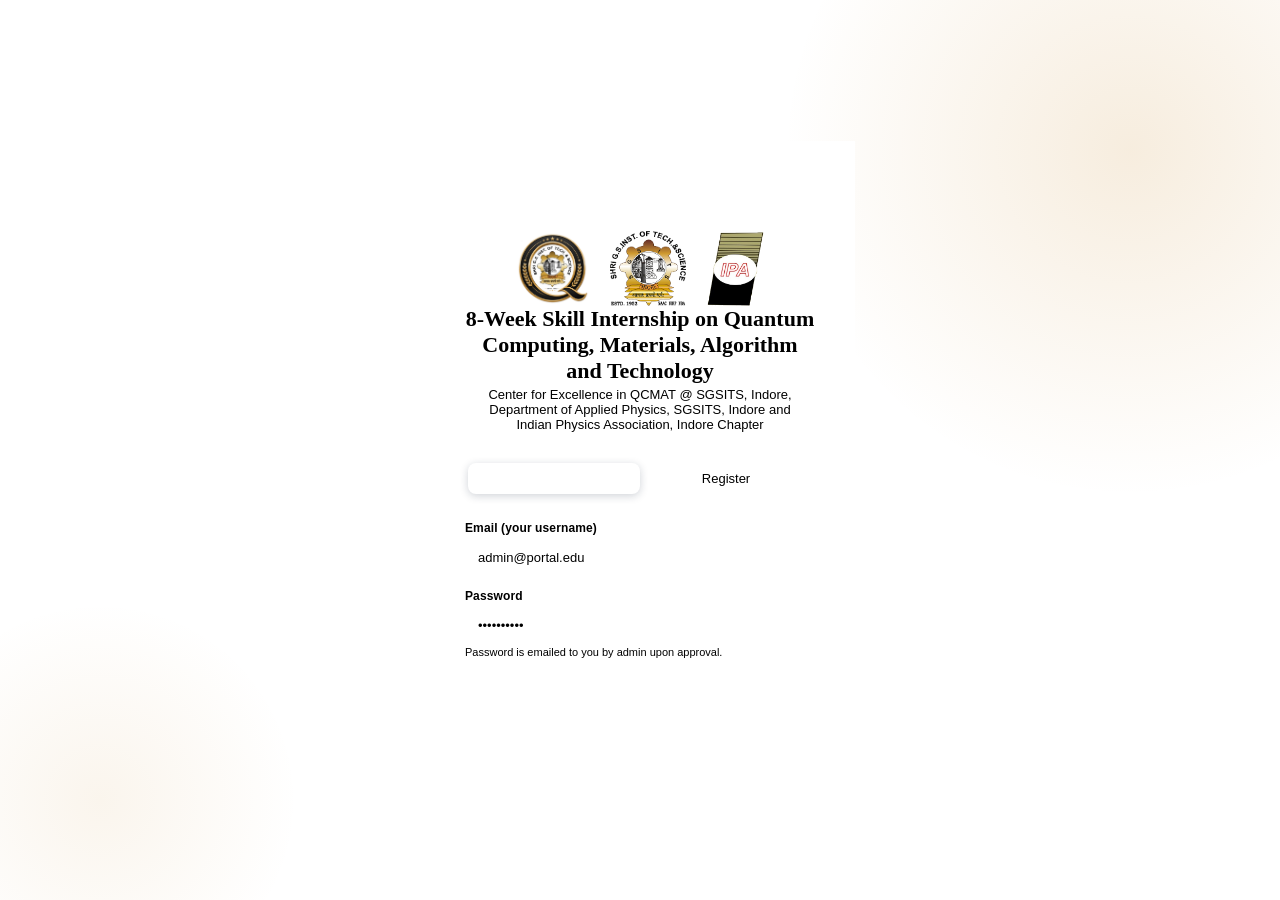
<file: index.html>
<!DOCTYPE html>
<html lang="en">
<head>
<meta charset="UTF-8">
<meta name="viewport" content="width=device-width, initial-scale=1.0">
<link rel="manifest" href="/index.webmanifest">
<link rel="icon" type="image/png" href="images/icon-32.png">
<link rel="apple-touch-icon" type="image/png" href="images/icon-192.png">
<link rel="canonical" href="https://jtandrewss.github.io/">
<meta property="twitter:card" content="summary">
<meta property="og:site_name" content="J T Andrews">
<meta property="og:url" content="https://jtandrewss.github.io/">
<meta property="og:title" content="J T Andrews">
<meta property="og:description" content=""><meta property="og:image" content="https://jtandrewss.github.io/images/icon-192.png">
<meta property="twitter:image" content="https://jtandrewss.github.io/images/icon-192.png"><meta property="og:locale" content="en-us">
<meta property="og:updated_time" content="2026-03-24T00:00:00&#12;00:00">
<title>Welcome to iQCMAT Portal</title>
<style>
/* Container for images */
        .image-row {
            display: flex;              /* Places items in a row */
            justify-content: center;    /* Centers them horizontally */
            align-items: center;        /* Aligns them vertically */
            gap: 20px;                   /* Space between images */
            margin-top: 50px;
        }

/* Make images responsive */
        .image-row img {
            max-width: auto;  /* Limit width */
            height: 75px;      /* Keep aspect ratio */
            border: 0px solid #ccc;
            border-radius: 0px;
        }
<link href="https://fonts.googleapis.com/css2?family=Sora:wght@300;400;500;600&family=Lora:ital,wght@0,600;1,400&display=swap" rel="stylesheet">
/* Original styles*/
	:root{--ink:#16213e;--ink2:#1a2b5e;--amb:#c47f17;--amb2:#e9a528;--sand:#f5f0e8;--wh:#fff;--muted:#6b7a99;--light:#a8b4cc;--ok:#1d7a47;--okbg:#d2f0e0;--warn:#9a5c00;--warnbg:#fef0cc;--err:#9b1c1c;--errbg:#fde8e8;--ibg:#dbeafe;--ifc:#1e3a8a;--bdr:rgba(22,33,62,.10);--sh:0 2px 16px rgba(22,33,62,.09);--sh2:0 8px 40px rgba(22,33,62,.14);--r:12px;--rl:20px}
*{margin:0;padding:0;box-sizing:border-box}
body{font-family:'Sora',sans-serif;background:var(--sand);color:var(--ink);min-height:100vh;font-size:14px}
.hidden{display:none!important}
.badge{display:inline-block;padding:2px 9px;border-radius:20px;font-size:11px;font-weight:600;letter-spacing:.04em;text-transform:uppercase}
.bok{background:var(--okbg);color:var(--ok)}.bwarn{background:var(--warnbg);color:var(--warn)}.berr{background:var(--errbg);color:var(--err)}.binfo{background:var(--ibg);color:var(--ifc)}.bneu{background:#e5e7eb;color:#374151}

/* NAV */
#nav{background:var(--ink);height:60px;display:flex;align-items:center;justify-content:space-between;padding:0 1.5rem;position:sticky;top:0;z-index:50;box-shadow:0 2px 20px rgba(0,0,0,.3)}
.nbrand{display:flex;align-items:center;gap:10px}
.ngem{width:34px;height:34px;background:var(--amb);border-radius:9px;display:flex;align-items:center;justify-content:center;font-family:'Lora',serif;font-size:16px;color:var(--ink);font-weight:600}
.nname{font-family:'Lora',serif;color:#fff;font-size:16px}.nname em{color:var(--amb2);font-style:normal}
.nright{display:flex;align-items:center;gap:8px}
.nchip{display:flex;align-items:center;gap:8px;background:rgba(255,255,255,.08);border:1px solid rgba(255,255,255,.1);border-radius:9px;padding:5px 10px}
.nav{width:26px;height:26px;border-radius:50%;background:var(--amb);display:flex;align-items:center;justify-content:center;font-size:11px;font-weight:600;color:var(--ink)}
.nun{color:#fff;font-size:13px;font-weight:500}.nur{color:rgba(255,255,255,.45);font-size:10px}
#bout{background:none;border:1px solid rgba(255,255,255,.15);color:rgba(255,255,255,.55);padding:5px 12px;border-radius:8px;cursor:pointer;font-size:12px;font-family:'Sora',sans-serif;transition:.2s}
#bout:hover{background:rgba(192,57,43,.25);color:#ff8a8a;border-color:rgba(192,57,43,.4)}

/* PAGES */
.page{display:none;min-height:calc(100vh - 60px)}.page.on{display:block}

/* LOGIN */
#pg-login{display:flex;align-items:center;justify-content:center;min-height:100vh;background:var(--ink);position:relative;overflow:hidden}
#pg-login::before{content:'';position:absolute;width:700px;height:700px;background:radial-gradient(circle,rgba(196,127,23,.14) 0%,transparent 70%);top:-200px;right:-200px;border-radius:50%}
#pg-login::after{content:'';position:absolute;width:400px;height:400px;background:radial-gradient(circle,rgba(196,127,23,.08) 0%,transparent 70%);bottom:-100px;left:-100px;border-radius:50%}
.lcard{background:#fff;border-radius:var(--rl);padding:2.5rem;width:430px;position:relative;z-index:1;box-shadow:var(--sh2)}
.lhdr{text-align:center;margin-bottom:1.75rem}
.lico{width:66px;height:66px;background:var(--ink);border-radius:16px;display:flex;align-items:center;justify-content:center;margin:0 auto 1rem}
.lico svg{width:34px;height:34px;color:var(--amb)}
.lhdr h1{font-family:'Lora',serif;font-size:22px;color:var(--ink);margin-bottom:3px}
.lhdr p{color:var(--muted);font-size:13px}
.ltabs{display:flex;background:var(--sand);border-radius:10px;padding:3px;margin-bottom:1.5rem}
.ltab{flex:1;text-align:center;padding:8px;border-radius:8px;cursor:pointer;font-size:13px;font-weight:500;color:var(--muted);border:none;background:none;font-family:'Sora',sans-serif;transition:.2s}
.ltab.on{background:var(--ink);color:#fff;box-shadow:0 2px 8px rgba(22,33,62,.2)}
.fg{margin-bottom:.9rem}.fl{display:block;font-size:12px;font-weight:600;color:var(--ink);margin-bottom:5px;letter-spacing:.01em}
.fi{width:100%;padding:10px 13px;border:1.5px solid var(--bdr);border-radius:10px;font-size:13px;font-family:'Sora',sans-serif;color:var(--ink);background:#fff;outline:none;transition:.2s}
.fi:focus{border-color:var(--ink);box-shadow:0 0 0 3px rgba(22,33,62,.07)}
.fn{font-size:11px;color:var(--light);margin-top:3px}
.bp{width:100%;padding:12px;background:var(--ink);color:#fff;border:none;border-radius:10px;font-size:14px;font-weight:500;font-family:'Sora',sans-serif;cursor:pointer;transition:.2s;margin-top:.4rem}
.bp:hover{background:var(--ink2);transform:translateY(-1px);box-shadow:0 4px 14px rgba(22,33,62,.3)}
.bs{padding:9px 18px;background:transparent;color:var(--ink);border:1.5px solid var(--ink);border-radius:10px;font-size:13px;font-weight:500;font-family:'Sora',sans-serif;cursor:pointer;transition:.2s}
.bs:hover{background:var(--sand)}
.ba{padding:8px 16px;background:var(--amb);color:var(--ink);border:none;border-radius:10px;font-size:13px;font-weight:600;font-family:'Sora',sans-serif;cursor:pointer;transition:.2s}
.ba:hover{background:var(--amb2)}
.bsm{padding:5px 12px;font-size:11px;border-radius:8px}
.bd{padding:5px 12px;background:#fde8e8;color:#9b1c1c;border:none;border-radius:8px;font-size:11px;font-weight:500;font-family:'Sora',sans-serif;cursor:pointer;transition:.2s}
.bd:hover{background:#fca5a5}
.ale{padding:9px 12px;border-radius:9px;font-size:12px;margin-bottom:.9rem}
.ae{background:var(--errbg);color:var(--err);border:1px solid #fca5a5}
.as2{background:var(--okbg);color:var(--ok);border:1px solid #6ee7a0}
.ai2{background:var(--ibg);color:var(--ifc);border:1px solid #93c5fd}
.fup{border:2px dashed var(--bdr);border-radius:10px;padding:1.2rem;text-align:center;cursor:pointer;transition:.2s;position:relative;margin-bottom:.6rem}
.fup:hover{border-color:var(--ink);background:#f0f2f8}
.fup input{position:absolute;inset:0;opacity:0;cursor:pointer}
.fup svg{width:26px;height:26px;color:var(--light);margin-bottom:6px}
.fup p{font-size:12px;color:var(--muted)}.fup span{font-size:11px;color:var(--light)}

/* APP LAYOUT */
.alayout{display:grid;grid-template-columns:220px 1fr;min-height:calc(100vh - 60px)}
.sidebar{background:#fff;border-right:1px solid var(--bdr);padding:1.25rem 0;position:sticky;top:60px;height:calc(100vh - 60px);overflow-y:auto}
.slbl{font-size:10px;font-weight:600;text-transform:uppercase;letter-spacing:.08em;color:var(--light);padding:0 1.1rem;margin:1rem 0 .35rem}
.si{display:flex;align-items:center;gap:9px;padding:8px 1.1rem;color:var(--muted);cursor:pointer;font-size:13px;border:none;background:none;width:100%;text-align:left;font-family:'Sora',sans-serif;transition:.15s;border-left:3px solid transparent}
.si:hover{background:var(--sand);color:var(--ink)}.si.on{background:#eef2ff;color:var(--ink);font-weight:500;border-left-color:var(--ink)}
.si svg{width:16px;height:16px;flex-shrink:0}
.area{padding:1.75rem;max-width:1060px}

/* CARDS */
.card{background:#fff;border-radius:var(--rl);border:1px solid var(--bdr);padding:1.4rem;margin-bottom:1.4rem}
.ch{display:flex;align-items:center;justify-content:space-between;margin-bottom:1.1rem;padding-bottom:.9rem;border-bottom:1px solid var(--bdr)}
.ct{font-family:'Lora',serif;font-size:17px;color:var(--ink)}.cs{font-size:12px;color:var(--light);margin-top:2px}
.sgrid{display:grid;grid-template-columns:repeat(auto-fit,minmax(160px,1fr));gap:.9rem;margin-bottom:1.4rem}
.sc{background:#fff;border-radius:var(--r);border:1px solid var(--bdr);padding:1.1rem;position:relative;overflow:hidden}
.sc::after{content:'';position:absolute;bottom:0;left:0;right:0;height:3px}
.sc-i::after{background:var(--ink)}.sc-a::after{background:var(--amb)}.sc-o::after{background:var(--ok)}.sc-b::after{background:#2563eb}
.sv{font-size:26px;font-weight:600;color:var(--ink)}.sl{font-size:11px;color:var(--light);text-transform:uppercase;letter-spacing:.05em;margin-top:3px}
.tw{overflow-x:auto;border-radius:var(--r);border:1px solid var(--bdr)}
table{width:100%;border-collapse:collapse}thead tr{background:#f8f9fb}
th{padding:10px 13px;text-align:left;font-size:10px;font-weight:600;text-transform:uppercase;letter-spacing:.06em;color:var(--muted);border-bottom:1px solid var(--bdr)}
td{padding:11px 13px;font-size:13px;color:var(--ink);border-bottom:1px solid var(--bdr);vertical-align:middle}
tr:last-child td{border-bottom:none}tr:hover td{background:#fafbfc}
.mgrid{display:grid;grid-template-columns:repeat(auto-fit,minmax(200px,1fr));gap:.9rem;margin-bottom:1.4rem}
.mc{background:#fff;border:1px solid var(--bdr);border-radius:var(--r);padding:1.1rem}
.mico{font-size:26px;margin-bottom:.6rem}.mname{font-weight:600;font-size:13px;color:var(--ink);margin-bottom:1px}.mhrs{font-size:11px;color:var(--light);margin-bottom:.6rem}
.pbar{height:5px;background:#e5e7eb;border-radius:3px;overflow:hidden}.pfill{height:100%;border-radius:3px;transition:width .4s}.plbl{font-size:11px;color:var(--light);margin-top:3px}
.qcard{background:#fff;border:1px solid var(--bdr);border-radius:var(--r);padding:1.1rem;margin-bottom:.9rem}
.qn{font-size:10px;font-weight:600;text-transform:uppercase;letter-spacing:.05em;color:var(--light);margin-bottom:5px}
.qt{font-size:14px;color:var(--ink);margin-bottom:.9rem;line-height:1.5}
.opts{display:flex;flex-direction:column;gap:6px}
.opt{display:flex;align-items:center;gap:9px;padding:9px 13px;border:1.5px solid var(--bdr);border-radius:10px;cursor:pointer;transition:.15s;font-size:13px}
.opt:hover{border-color:var(--ink);background:#eef2ff}.opt.sel{border-color:var(--ink);background:#eef2ff;font-weight:500}
.opt.correct{border-color:var(--ok);background:var(--okbg);color:var(--ok)}.opt.wrong{border-color:var(--err);background:var(--errbg);color:var(--err)}
.opt input[type=radio]{accent-color:var(--ink)}
.cert{background:#fff;border:10px solid var(--ink);border-radius:4px;padding:2.5rem;text-align:center;max-width:660px;margin:0 auto;position:relative;box-shadow:var(--sh2)}
.cert::before{content:'';position:absolute;inset:7px;border:1.5px solid var(--amb);pointer-events:none}
.co{font-size:11px;text-transform:uppercase;letter-spacing:.15em;color:var(--light);margin-bottom:.9rem}
.ct2{font-family:'Lora',serif;font-size:27px;color:var(--ink);margin-bottom:.4rem}
.cs2{font-size:13px;color:var(--muted);margin-bottom:1.75rem}
.cpre{font-size:12px;color:var(--light);margin-bottom:.4rem}
.cn{font-family:'Lora',serif;font-size:24px;color:var(--amb);border-bottom:2px solid var(--amb);display:inline-block;padding:0 1.75rem 3px;margin-bottom:1.25rem}
.cdesc{font-size:12px;color:var(--muted);max-width:360px;margin:0 auto 1.75rem;line-height:1.6}
.csigs{display:flex;justify-content:space-around;margin-top:1.75rem}
.csig{border-top:1.5px solid var(--ink);padding-top:5px;font-size:10px;color:var(--light);text-align:center;min-width:110px}
.cdate{font-size:11px;color:var(--light);margin-top:1.25rem}
.movl{position:fixed;inset:0;background:rgba(0,0,0,.45);display:flex;align-items:center;justify-content:center;z-index:200;backdrop-filter:blur(4px)}
.mbox{background:#fff;border-radius:var(--rl);padding:1.75rem;width:520px;max-width:92vw;max-height:88vh;overflow-y:auto;box-shadow:var(--sh2)}
.mhdr{display:flex;align-items:center;justify-content:space-between;margin-bottom:1.25rem}
.mttl{font-family:'Lora',serif;font-size:18px;color:var(--ink)}
.mcls{width:30px;height:30px;border-radius:7px;border:none;background:var(--sand);cursor:pointer;display:flex;align-items:center;justify-content:center;color:var(--muted);font-size:17px}
.mcls:hover{background:var(--errbg);color:var(--err)}
#tc{position:fixed;bottom:1.5rem;right:1.5rem;z-index:999;display:flex;flex-direction:column;gap:7px}
.toast{padding:11px 16px;border-radius:11px;font-size:13px;font-weight:500;box-shadow:var(--sh);display:flex;align-items:center;gap:8px;animation:tin .3s ease;max-width:300px}
@keyframes tin{from{transform:translateX(80px);opacity:0}to{transform:none;opacity:1}}
.ts{background:var(--okbg);color:var(--ok);border-left:4px solid var(--ok)}
.te{background:var(--errbg);color:var(--err);border-left:4px solid var(--err)}
.ti{background:var(--ibg);color:var(--ifc);border-left:4px solid #2563eb}
.ph{margin-bottom:1.5rem}.ph h1{font-family:'Lora',serif;font-size:23px;color:var(--ink)}.ph p{font-size:12px;color:var(--light);margin-top:3px}
.ibox{border-radius:10px;padding:10px 14px;font-size:12px;margin-bottom:1rem;line-height:1.6}
.ib{background:var(--ibg);color:var(--ifc);border:1px solid #93c5fd}.io{background:var(--warnbg);color:var(--warn);border:1px solid #fcd34d}
.fr2{display:grid;grid-template-columns:1fr 1fr;gap:.9rem}
.fsec{font-size:11px;font-weight:600;text-transform:uppercase;letter-spacing:.06em;color:var(--light);margin:1.25rem 0 .6rem}
@media(max-width:768px){.alayout{grid-template-columns:1fr}.sidebar{display:none}.fr2{grid-template-columns:1fr}}
</style>
</head>
<body>
<nav id="nav" class="hidden">
  <div class="nbrand"><div class="ngem">HC</div><span class="nname">QCMAT<em> Internship </em> Portal</span></div>
  <div class="nright">
    <div class="nchip"><div class="nav" id="nav-av">?</div><div><div class="nun" id="nav-un">–</div><div class="nur" id="nav-ur">–</div></div></div>
    <button id="bout" onclick="logout()">Logout</button>
  </div>
</nav>
<div id="tc"></div>

<!-- ═══ LOGIN ═══ -->
<div id="pg-login" class="page on">
  <div class="lcard">
    <div class="lhdr">
	<div class="image-row">
        <img src="images/QCMAT.png" alt="COE QC">
        <img src="images/SGS.png" alt="SGSITS">
		<img src="images/IPA1.png" alt="IPA">
    </div>
	<h1>8-Week Skill Internship on Quantum Computing, Materials, Algorithm and Technology</h1>
	<p>Center for Excellence in QCMAT @ SGSITS, Indore, Department of Applied Physics, SGSITS, Indore and</p>
	<p>Indian Physics Association, Indore Chapter</p>
    </div>
    <div class="ltabs">
      <button class="ltab on" onclick="ltab('l',this)">Login</button>
      <button class="ltab" onclick="ltab('r',this)">Register</button>
    </div>
    <div id="pnl-l">
      <div id="lerr" class="ale ae hidden">Invalid credentials or account not yet approved.</div>
      <div class="fg"><label class="fl">Email (your username)</label><input type="email" id="le" class="fi" placeholder="you@example.com"/></div>
      <div class="fg"><label class="fl">Password</label><input type="password" id="lp" class="fi" placeholder="••••••••"/><p class="fn">Password is emailed to you by admin upon approval.</p></div>
      <button class="bp" onclick="doLogin()">Sign In →</button>
    </div>
    <div id="pnl-r" class="hidden">
      <div id="rerr" class="ale ae hidden">Please fill all required fields.</div>
      <div id="rform">
        <div class="fr2">
          <div class="fg"><label class="fl">Full Name *</label><input id="rn" class="fi" placeholder="Your full name"/></div>
          <div class="fg"><label class="fl">Email * (becomes username)</label><input type="email" id="re" class="fi" placeholder="you@example.com"/></div>
        </div>
        <div class="fr2">
          <div class="fg"><label class="fl">Mobile *</label><input id="rph" class="fi" placeholder="+91 98765 43210"/></div>
          <div class="fg"><label class="fl">Institute/College</label><input id="ro" class="fi" placeholder="Your institution"/></div>
        </div>
        <div class="fr2">
          <div class="fg"><label class="fl">Degree Pursuing:</label>
			<select name="degree" id="cars">
			  <option value="B.Tech./B.E.">B.Tech./B.E.</option>
			  <option value="M.Tech./M.E.">M.Tech./M.E.</option>
			  <option value="M.Sc.">M.Sc.</option>
			  <option value="Others">Others</option>
			</select>
		    </div>
			<div class="fg"><label class="fl">Year of Study:</label>
			<select name="year" id="year">
			  <option value="1">I Year</option>
			  <option value="2">II Year</option>
			  <option value="3">III Year</option>
			</select>
			</div>
        </div>
        <div class="fg"><label class="fl">Why would you like to attend? (Max 100 words)</label><textarea id="rs" class="fi" rows="3" placeholder="Why do you want to attend this internship?"></textarea></div>
		<div class="fg"><label class="fl">What are your expectations? (Max 100 words)</label><textarea id="rs" class="fi" rows="3" placeholder="What do you expect to learn from this internship?"></textarea></div>
        <div class="fg"><label class="fl">Transaction id?</label><textarea id="rs" class="fi" rows="1" placeholder="Share transaction id here!"></textarea></div>
		<p class="fsec">📎Please, upload the screenshot of transcation (PDF/JPG/PNG only).</p>
        <div class="fup" onclick="document.getElementById('fid').click()">
          <input type="file" id="fid" accept=".pdf,.jpg,.png" onchange="fsel(this,'fidn')"/>
          <svg fill="none" viewBox="0 0 24 24" stroke="currentColor" stroke-width="1.5"><path stroke-linecap="round" stroke-linejoin="round" d="M19.5 14.25v-2.625a3.375 3.375 0 00-3.375-3.375h-1.5A1.125 1.125 0 0113.5 7.125v-1.5a3.375 3.375 0 00-3.375-3.375H8.25m6.75 12l-3-3m0 0l-3 3m3-3v6m-1.5-15H5.625c-.621 0-1.125.504-1.125 1.125v17.25c0 .621.504 1.125 1.125 1.125h12.75c.621 0 1.125-.504 1.125-1.125V11.25a9 9 0 00-9-9z"/></svg>
          <p>Upload, screenshot of transaction.</p><span id="fidn">PDF, JPG or PNG</span>
        </div>
		<input type="radio" id="Declaration" name="choice" value="1">
		<div> <label for="option1">Declaration: By submitting this form, I confirm that the registration fee is non-refundable and I do commit to attend the course in its entirety.</label>
        <button class="bp" style="margin-top:1.2rem" onclick="subReg()">Submit Application →</button>
		</div>
      <div id="rok" class="hidden" style="text-align:center;padding:2rem 0">
        <div style="width:60px;height:60px;background:var(--okbg);border-radius:50%;display:flex;align-items:center;justify-content:center;margin:0 auto .9rem"><svg fill="none" viewBox="0 0 24 24" stroke="var(--ok)" stroke-width="2.5" width="28" height="28"><path stroke-linecap="round" stroke-linejoin="round" d="M4.5 12.75l6 6 9-13.5"/></svg></div>
        <h2 style="font-family:'Lora',serif;color:var(--ink);margin-bottom:.4rem">Application Submitted!</h2>
        <p style="color:var(--muted);font-size:13px;line-height:1.6">Dear Student, thank you for your interest in iQCMAT program. Your application is under review. Once approved, the admin will email your login credentials to the address you provided.</p>
        <div class="ibox io" style="margin-top:1rem;text-align:left"><strong>Note:</strong> In case of problem if any, please contact Internship Coordinators at hodap@sgsits.ac.in </div>
        <button class="bs" style="margin-top:.9rem" onclick="ltab('l',document.querySelector('.ltab'))">Back to Login</button>
      </div>
    </div>
  </div>
</div>

<!-- ═══ DASHBOARD ═══ -->
<div id="pg-dash" class="page">
  <div class="alayout">
    <aside class="sidebar" id="sb"></aside>
    <main class="area" id="area"></main>
  </div>
</div>

<!-- MODAL -->
<div id="movl" class="movl hidden" onclick="cmif(event)">
  <div class="mbox"><div class="mhdr"><span class="mttl" id="mttl">–</span><button class="mcls" onclick="cm()">✕</button></div><div id="mb"></div></div>
</div>

<script>
// ═══ DATA (maps to CourseData.xlsx on OneDrive in production) ═══
const DB={
  mod:[
    {id:"M1",name:"Theory",       hours:10, icon:"📚",clr:"#1d4ed8",bg:"#dbeafe"},
    {id:"M2",name:"Laboratory",   hours:30, icon:"🧪",clr:"#065f46",bg:"#d1fae5"},
    {id:"M3",name:"Presentation", hours:10, icon:"🎤",clr:"#6d28d9",bg:"#ede9fe"},
    {id:"M4",name:"Project",      hours:150,icon:"🏗️",clr:"#92400e",bg:"#fef3c7"}
  ],
  pax:[
    {id:"P001",name:"Priya Sharma", email:"priya@example.com", phone:"9876543210",org:"IIT Indore",  qual:"M.Tech",exp:3,status:"approved",pass:"Xk9#mP2q",scores:{M1:88,M2:null,M3:null,M4:null},docs:2},
    {id:"P002",name:"Rahul Mehta",  email:"rahul@example.com", phone:"9765432109",org:"DAVV",        qual:"B.Tech",exp:1,status:"approved",pass:"Tz4!wR7v",scores:{M1:92,M2:85,M3:null,M4:null},docs:1},
    {id:"P003",name:"Anjali Verma", email:"anjali@example.com",phone:"9654321098",org:"Holkar Sc.",  qual:"M.Sc.", exp:2,status:"pending", pass:null,      scores:{},docs:2},
    {id:"P004",name:"Suresh Patel", email:"suresh@example.com",phone:"9543210987",org:"SGSITS",      qual:"B.E.",  exp:0,status:"rejected",pass:null,      scores:{},docs:0},
    {id:"P005",name:"Meera Joshi",  email:"meera@example.com", phone:"9432109876",org:"IIM Indore",  qual:"MBA",   exp:5,status:"approved",pass:"Qp8@nL5x",scores:{M1:79,M2:88,M3:91,M4:null},docs:1}
  ],
  att:{
    "2025-09-01":{P001:"present",P002:"present",P005:"present"},
    "2025-09-02":{P001:"present",P002:"absent", P005:"present"},
    "2025-09-03":{P001:"present",P002:"present",P005:"absent"},
    "2025-09-04":{P001:"absent", P002:"present",P005:"present"},
    "2025-09-05":{P001:"present",P002:"present",P005:"present"},
  },
  tests:[{id:"T1",mod:"M1",title:"Theory Assessment",qs:[
    {q:"Which best describes hybrid learning?",opts:["Only online","Only classroom","Online + classroom","None of above"],ans:2},
    {q:"What does Laboratory module primarily develop?",opts:["Theory","Hands-on skills","Presentation","Report writing"],ans:1},
    {q:"How many hours is the Project module?",opts:["10","30","50","150"],ans:3},
    {q:"Blended learning primarily improves:",opts:["Cost reduction","Flexibility & engagement","Discipline","Exam scores only"],ans:1}
  ]}],
  sched:[
    {wk:"Week 1–2",mod:"Theory",       hrs:10, mode:"Online",    venue:"MS Teams link"},
    {wk:"Week 2–4",mod:"Laboratory",   hrs:30, mode:"Classroom", venue:"Lab Block 2B"},
    {wk:"Week 5–6",mod:"Presentation", hrs:10, mode:"Classroom", venue:"Seminar Hall"},
    {wk:"Week 3–8",mod:"Project",      hrs:150,mode:"Hybrid",    venue:"Self-paced + mentor"},
  ]
};
const ADM={email:"jtandrews@sgsits.ac.in",pass:"iQCMAT@2025",name:"Dr. J T ANDREWS Admin",role:"Administrator"};
let CU=null,TS={};

// ═══ AUTH ═══
function doLogin(){
  const e=g('le').trim().toLowerCase(),p=g('lp');
  el('lerr').classList.add('hidden');
  if(e===ADM.email.toLowerCase()&&p===ADM.pass){CU={...ADM,isAdmin:true};launch();return}
  const u=DB.pax.find(x=>x.email.toLowerCase()===e);
  if(!u){serr('lerr','No account found with that email.');return}
  if(u.status!=='approved'){serr('lerr',u.status==='pending'?'Application pending admin approval.':'Application was not approved.');return}
  if(u.pass!==p){serr('lerr','Incorrect password. Check the email from admin.');return}
  CU={...u,isAdmin:false};launch();
}
function launch(){
  el('pg-login').classList.remove('on');el('pg-dash').classList.add('on');el('nav').classList.remove('hidden');
  el('nav-un').textContent=CU.name;el('nav-ur').textContent=CU.isAdmin?'Administrator':'Participant';
  el('nav-av').textContent=CU.name.split(' ').map(w=>w[0]).join('').slice(0,2).toUpperCase();
  buildSB();go('home');
}
function logout(){CU=null;TS={};el('pg-login').classList.add('on');el('pg-dash').classList.remove('on');el('nav').classList.add('hidden');el('le').value='';el('lp').value=''}

// ═══ REGISTER ═══
function fsel(inp,sid){if(inp.files[0])el(sid).textContent='✓ '+inp.files[0].name}
function subReg(){
  const n=g('rn'),e=g('re'),ph=g('rph');
  if(!n||!e||!ph){el('rerr').classList.remove('hidden');return}
  el('rerr').classList.add('hidden');
  DB.pax.push({id:'P'+Date.now().toString().slice(-4),name:n,email:e.toLowerCase(),phone:ph,org:g('ro'),qual:g('rq'),exp:g('rx'),status:'pending',pass:null,scores:{},docs:0});
  el('rform').classList.add('hidden');el('rok').classList.remove('hidden');
}
function ltab(w,btn){
  document.querySelectorAll('.ltab').forEach(b=>b.classList.remove('on'));btn.classList.add('on');
  el('pnl-l').classList.toggle('hidden',w!=='l');el('pnl-r').classList.toggle('hidden',w!=='r');
}

// ═══ SIDEBAR ═══
const IK={
  home:'<svg fill="none" viewBox="0 0 24 24" stroke="currentColor" stroke-width="1.8"><path stroke-linecap="round" stroke-linejoin="round" d="M2.25 12l8.954-8.955c.44-.439 1.152-.439 1.591 0L21.75 12M4.5 9.75v10.125c0 .621.504 1.125 1.125 1.125H9.75v-4.875c0-.621.504-1.125 1.125-1.125h2.25c.621 0 1.125.504 1.125 1.125V21h4.125c.621 0 1.125-.504 1.125-1.125V9.75M8.25 21h8.25"/></svg>',
  book:'<svg fill="none" viewBox="0 0 24 24" stroke="currentColor" stroke-width="1.8"><path stroke-linecap="round" stroke-linejoin="round" d="M12 6.042A8.967 8.967 0 006 3.75c-1.052 0-2.062.18-3 .512v14.25A8.987 8.987 0 016 18c2.305 0 4.408.867 6 2.292m0-14.25a8.966 8.966 0 016-2.292c1.052 0 2.062.18 3 .512v14.25A8.987 8.987 0 0118 18a8.967 8.967 0 00-6 2.292m0-14.25v14.25"/></svg>',
  cal:'<svg fill="none" viewBox="0 0 24 24" stroke="currentColor" stroke-width="1.8"><path stroke-linecap="round" stroke-linejoin="round" d="M6.75 3v2.25M17.25 3v2.25M3 18.75V7.5a2.25 2.25 0 012.25-2.25h13.5A2.25 2.25 0 0121 7.5v11.25m-18 0A2.25 2.25 0 005.25 21h13.5A2.25 2.25 0 0021 18.75m-18 0v-7.5A2.25 2.25 0 015.25 9h13.5A2.25 2.25 0 0121 11.25v7.5"/></svg>',
  tick:'<svg fill="none" viewBox="0 0 24 24" stroke="currentColor" stroke-width="1.8"><path stroke-linecap="round" stroke-linejoin="round" d="M9 12.75L11.25 15 15 9.75M21 12a9 9 0 11-18 0 9 9 0 0118 0z"/></svg>',
  chart:'<svg fill="none" viewBox="0 0 24 24" stroke="currentColor" stroke-width="1.8"><path stroke-linecap="round" stroke-linejoin="round" d="M3 13.125C3 12.504 3.504 12 4.125 12h2.25c.621 0 1.125.504 1.125 1.125v6.75C7.5 20.496 6.996 21 6.375 21h-2.25A1.125 1.125 0 013 19.875v-6.75zM9.75 8.625c0-.621.504-1.125 1.125-1.125h2.25c.621 0 1.125.504 1.125 1.125v11.25c0 .621-.504 1.125-1.125 1.125h-2.25a1.125 1.125 0 01-1.125-1.125V8.625zM16.5 4.125c0-.621.504-1.125 1.125-1.125h2.25C20.496 3 21 3.504 21 4.125v15.75c0 .621-.504 1.125-1.125 1.125h-2.25a1.125 1.125 0 01-1.125-1.125V4.125z"/></svg>',
  star:'<svg fill="none" viewBox="0 0 24 24" stroke="currentColor" stroke-width="1.8"><path stroke-linecap="round" stroke-linejoin="round" d="M11.48 3.499a.562.562 0 011.04 0l2.125 5.111a.563.563 0 00.475.345l5.518.442c.499.04.701.663.321.988l-4.204 3.602a.563.563 0 00-.182.557l1.285 5.385a.562.562 0 01-.84.61l-4.725-2.885a.563.563 0 00-.586 0L6.982 20.54a.562.562 0 01-.84-.61l1.285-5.386a.562.562 0 00-.182-.557l-4.204-3.602a.562.562 0 01.321-.988l5.518-.442a.563.563 0 00.475-.345L11.48 3.5z"/></svg>',
  edit:'<svg fill="none" viewBox="0 0 24 24" stroke="currentColor" stroke-width="1.8"><path stroke-linecap="round" stroke-linejoin="round" d="M16.862 4.487l1.687-1.688a1.875 1.875 0 112.652 2.652L10.582 16.07a4.5 4.5 0 01-1.897 1.13L6 18l.8-2.685a4.5 4.5 0 011.13-1.897l8.932-8.931z"/></svg>',
  clip:'<svg fill="none" viewBox="0 0 24 24" stroke="currentColor" stroke-width="1.8"><path stroke-linecap="round" stroke-linejoin="round" d="M9 12h3.75M9 15h3.75M9 18h3.75m3 .75H18a2.25 2.25 0 002.25-2.25V6.108c0-1.135-.845-2.098-1.976-2.192a48.424 48.424 0 00-1.123-.08m-5.801 0c-.065.21-.1.433-.1.664 0 .414.336.75.75.75h4.5a.75.75 0 00.75-.75 2.25 2.25 0 00-.1-.664m-5.8 0A2.251 2.251 0 0113.5 2.25H15c1.012 0 1.867.668 2.15 1.586m-5.8 0c-.376.023-.75.05-1.124.08C9.095 4.01 8.25 4.973 8.25 6.108V8.25m0 0H4.875c-.621 0-1.125.504-1.125 1.125v11.25c0 .621.504 1.125 1.125 1.125h9.75c.621 0 1.125-.504 1.125-1.125V9.375c0-.621-.504-1.125-1.125-1.125H8.25z"/></svg>',
  badge:'<svg fill="none" viewBox="0 0 24 24" stroke="currentColor" stroke-width="1.8"><path stroke-linecap="round" stroke-linejoin="round" d="M9 12.75L11.25 15 15 9.75M21 12c0 1.268-.63 2.39-1.593 3.068a3.745 3.745 0 01-.605 3.074 3.746 3.746 0 01-3.074.604 3.745 3.745 0 01-3.068 1.593 3.745 3.745 0 01-3.068-1.593 3.746 3.746 0 01-3.074-.604 3.745 3.745 0 01-.605-3.074A3.745 3.745 0 013 12c0-1.268.63-2.39 1.593-3.068a3.745 3.745 0 01.605-3.074 3.746 3.746 0 013.074-.604A3.745 3.745 0 0112 3c1.268 0 2.39.63 3.068 1.593a3.746 3.746 0 013.074.604 3.745 3.745 0 01.605 3.074A3.745 3.745 0 0121 12z"/></svg>',
  pencil:'<svg fill="none" viewBox="0 0 24 24" stroke="currentColor" stroke-width="1.8"><path stroke-linecap="round" stroke-linejoin="round" d="M16.862 4.487l1.687-1.688a1.875 1.875 0 112.652 2.652L6.832 19.82a4.5 4.5 0 01-1.897 1.13l-2.685.8.8-2.685a4.5 4.5 0 011.13-1.897L16.863 4.487z"/></svg>',
  clock:'<svg fill="none" viewBox="0 0 24 24" stroke="currentColor" stroke-width="1.8"><path stroke-linecap="round" stroke-linejoin="round" d="M12 6v6h4.5m4.5 0a9 9 0 11-18 0 9 9 0 0118 0z"/></svg>',
  cloud:'<svg fill="none" viewBox="0 0 24 24" stroke="currentColor" stroke-width="1.8"><path stroke-linecap="round" stroke-linejoin="round" d="M2.25 15a4.5 4.5 0 004.5 4.5H18a3.75 3.75 0 001.332-7.257 3 3 0 00-3.758-3.848 5.25 5.25 0 00-10.233 2.33A4.502 4.502 0 002.25 15z"/></svg>',
  tbl:'<svg fill="none" viewBox="0 0 24 24" stroke="currentColor" stroke-width="1.8"><path stroke-linecap="round" stroke-linejoin="round" d="M3.375 19.5h17.25m-17.25 0a1.125 1.125 0 01-1.125-1.125M3.375 19.5h1.5C5.496 19.5 6 18.996 6 18.375m-3.75 0V5.625m0 12.75v-1.5c0-.621.504-1.125 1.125-1.125m18.375 2.625V5.625m0 12.75c0 .621-.504 1.125-1.125 1.125h-1.5m1.5-1.125v-1.5c0-.621-.504-1.125-1.125-1.125m0 3.75h-7.5A1.125 1.125 0 0112 19.5m9.375-14.625H3.375"/></svg>'
};

function buildSB(){
  const adm=CU.isAdmin?`
  <p class="slbl">Administration</p>
  <button class="si" onclick="go('a-reg')">${IK.clip} Registrations</button>
  <button class="si" onclick="go('a-att')">${IK.cal} Mark Attendance</button>
  <button class="si" onclick="go('a-scr')">${IK.chart} Upload Scores</button>
  <button class="si" onclick="go('a-cert')">${IK.badge} Certificates</button>
  <button class="si" onclick="go('a-test')">${IK.pencil} Online Tests</button>
  <button class="si" onclick="go('a-xl')">${IK.tbl} Excel Data Guide</button>`:'';
  el('sb').innerHTML=`
  <p class="slbl">Overview</p>
  <button class="si" onclick="go('home')">${IK.home} Dashboard</button>
  <button class="si" onclick="go('mod')">${IK.book} Modules</button>
  <button class="si" onclick="go('att')">${IK.tick} Attendance</button>
  <button class="si" onclick="go('scr')">${IK.star} My Scores</button>
  <button class="si" onclick="go('tst')">${IK.edit} Online Tests</button>
  ${adm}
  <p class="slbl">Resources</p>
  <button class="si" onclick="go('sched')">${IK.clock} Schedule</button>
  <button class="si" onclick="window.open('https://onedrive.live.com','_blank')">${IK.cloud} OneDrive Files</button>`;
}
function go(s){
  document.querySelectorAll('.si').forEach(b=>b.classList.toggle('on',b.getAttribute('onclick')?.includes(`'${s}'`)));
  const R={home:rHome,mod:rMod,att:rAtt,scr:rScr,tst:rTst,sched:rSched,'a-reg':raReg,'a-att':raAtt,'a-scr':raScr,'a-cert':raCert,'a-test':raTest,'a-xl':raXL};
  el('area').innerHTML=R[s]?R[s]():'<p style="color:var(--muted)">Coming soon.</p>';
}

// ═══ RENDERS ═══
function rHome(){
  if(CU.isAdmin){
    const ap=DB.pax.filter(p=>p.status==='approved').length,pe=DB.pax.filter(p=>p.status==='pending').length;
    return `<div class="ph"><h1>Admin Dashboard</h1><p>8-Week Hybrid Programme — all metrics</p></div>
    <div class="sgrid">
      <div class="sc sc-i"><div class="sv">${DB.pax.length}</div><div class="sl">Total Applications</div></div>
      <div class="sc sc-a"><div class="sv">${ap}</div><div class="sl">Approved</div></div>
      <div class="sc sc-o"><div class="sv">${pe}</div><div class="sl">Pending</div></div>
      <div class="sc sc-b"><div class="sv">200h</div><div class="sl">Total Hours</div></div>
    </div>
    <div class="card"><div class="ch"><div class="ct">Quick Actions</div></div><div style="display:flex;gap:8px;flex-wrap:wrap">
      <button class="bs" onclick="go('a-reg')">📋 Applications</button>
      <button class="bs" onclick="go('a-att')">📅 Attendance</button>
      <button class="bs" onclick="go('a-scr')">📊 Scores</button>
      <button class="ba" onclick="go('a-cert')">🏅 Certificates</button>
      <button class="bs" onclick="go('a-xl')">📁 Excel Guide</button>
    </div></div>
    <div class="card"><div class="ch"><div class="ct">Recent Applications</div></div>
    <div class="tw"><table><thead><tr><th>Name</th><th>Email</th><th>Org</th><th>Status</th></tr></thead><tbody>
    ${DB.pax.slice(0,5).map(p=>`<tr><td style="font-weight:500">${p.name}</td><td style="color:var(--muted)">${p.email}</td><td>${p.org||'–'}</td><td><span class="badge ${bst(p.status)}">${p.status}</span></td></tr>`).join('')}
    </tbody></table></div></div>`;
  }
  const me=myP(),dates=Object.keys(DB.att),pr=me?dates.filter(d=>DB.att[d][me.id]==='present').length:0;
  const sc=me?Object.values(me.scores||{}).filter(v=>v!==null):[],avg=sc.length?Math.round(sc.reduce((a,b)=>a+b,0)/sc.length):'–';
  return `<div class="ph"><h1>Welcome, ${CU.name.split(' ')[0]} 👋</h1><p>Advanced Hybrid Programme · 8 Weeks · 200 hours</p></div>
  <div class="sgrid">
    <div class="sc sc-i"><div class="sv">${pr}</div><div class="sl">Days Present</div></div>
    <div class="sc sc-a"><div class="sv">${sc.length}/4</div><div class="sl">Modules Scored</div></div>
    <div class="sc sc-o"><div class="sv">${avg}%</div><div class="sl">Average Score</div></div>
    <div class="sc sc-b"><div class="sv">200h</div><div class="sl">Total Hours</div></div>
  </div>
  <div class="mgrid">${DB.mod.map(m=>{const s=me?.scores?.[m.id];return`<div class="mc"><div class="mico">${m.icon}</div><div class="mname">${m.name}</div><div class="mhrs">${m.hours}h</div><div class="pbar"><div class="pfill" style="width:${s||0}%;background:${m.clr}"></div></div><div class="plbl">${s?`${s}%`:'Not evaluated'}</div></div>`;}).join('')}</div>
  <div class="card"><div class="ch"><div class="ct">Upcoming Sessions</div></div><div class="tw"><table><thead><tr><th>Date</th><th>Time</th><th>Module</th><th>Mode</th><th>Venue</th></tr></thead><tbody>
  <tr><td style="font-weight:500">Mon 8 Sep</td><td>10:00–13:00</td><td>Laboratory</td><td><span class="badge bneu">Classroom</span></td><td style="color:var(--muted)">Lab 2B</td></tr>
  <tr><td style="font-weight:500">Wed 10 Sep</td><td>14:00–16:00</td><td>Theory</td><td><span class="badge binfo">Online</span></td><td style="color:var(--muted)">MS Teams</td></tr>
  <tr><td style="font-weight:500">Fri 12 Sep</td><td>10:00–12:00</td><td>Presentation</td><td><span class="badge bneu">Classroom</span></td><td style="color:var(--muted)">Seminar Hall</td></tr>
  </tbody></table></div></div>`;
}

function rMod(){return`<div class="ph"><h1>Course Modules</h1></div>${DB.mod.map(m=>`<div class="card" style="border-left:4px solid ${m.clr}"><div class="ch"><div style="display:flex;align-items:center;gap:12px"><span style="font-size:28px">${m.icon}</span><div><div class="ct">${m.name}</div><div class="cs">${m.hours} hours</div></div></div></div><div class="fr2" style="gap:.75rem"><div><p style="font-size:11px;color:var(--light);margin-bottom:3px">Duration</p><p style="font-size:13px;font-weight:500">${m.hours}h</p></div><div><p style="font-size:11px;color:var(--light);margin-bottom:3px">Assessment</p><p style="font-size:13px;font-weight:500">${m.id==='M1'?'Online Test':m.id==='M2'?'Practical':m.id==='M3'?'Peer + Expert Score':'Report + Viva'}</p></div></div>${m.id==='M1'?`<div style="margin-top:.9rem"><button class="bs bsm" onclick="go('tst')">Take Online Test →</button></div>`:''}</div>`).join('')}`}

function rAtt(){
  const me=myP(),dates=Object.keys(DB.att).sort(),pr=me?dates.filter(d=>DB.att[d]?.[me.id]==='present').length:0,pct=dates.length?Math.round(pr/dates.length*100):0;
  return`<div class="ph"><h1>Attendance Record</h1></div>
  <div class="sgrid" style="grid-template-columns:repeat(3,1fr)"><div class="sc sc-i"><div class="sv">${dates.length}</div><div class="sl">Total Classes</div></div><div class="sc sc-a"><div class="sv">${pr}</div><div class="sl">Present</div></div><div class="sc sc-o"><div class="sv">${pct}%</div><div class="sl">Attendance %</div></div></div>
  <div class="card"><div class="ch"><div class="ct">Log</div></div><div class="tw"><table><thead><tr><th>Date</th><th>Day</th><th>Status</th></tr></thead><tbody>
  ${dates.map(d=>{const s=me?(DB.att[d]?.[me.id]||'–'):'–',dt=new Date(d);return`<tr><td style="font-weight:500">${dt.toLocaleDateString('en-IN',{year:'numeric',month:'short',day:'numeric'})}</td><td style="color:var(--muted)">${dt.toLocaleDateString('en-IN',{weekday:'long'})}</td><td><span class="badge ${s==='present'?'bok':s==='absent'?'berr':'bneu'}">${s}</span></td></tr>`;}).join('')}
  </tbody></table></div></div>`;
}

function rScr(){
  const me=myP();if(!me)return'<p>No data.</p>';
  return`<div class="ph"><h1>Evaluation Scores</h1></div>${DB.mod.map(m=>{const s=me.scores?.[m.id];return`<div class="card" style="border-left:4px solid ${m.clr}"><div style="display:flex;align-items:center;justify-content:space-between"><div style="display:flex;align-items:center;gap:12px"><span style="font-size:24px">${m.icon}</span><div><div style="font-weight:600;font-size:13px">${m.name}</div><div style="font-size:11px;color:var(--light)">${m.hours}h</div></div></div><div style="text-align:right">${s!=null?`<div style="font-size:28px;font-weight:600;color:${m.clr}">${s}<span style="font-size:14px">%</span></div><span class="badge ${s>=75?'bok':s>=50?'bwarn':'berr'}">${s>=75?'Pass':s>=50?'Borderline':'Fail'}</span>`:'<span class="badge bneu">Not yet evaluated</span>'}</div></div>${s?`<div style="margin-top:.9rem"><div class="pbar" style="height:7px"><div class="pfill" style="width:${s}%;background:${m.clr}"></div></div></div>`:''}</div>`;}).join('')}`;
}

function rTst(){
  if(TS.active){
    const t=DB.tests.find(x=>x.id===TS.active);
    return`<div style="display:flex;align-items:center;justify-content:space-between;margin-bottom:1.25rem"><div class="ph" style="margin:0"><h1>${t.title}</h1></div><span class="badge binfo">${t.qs.length} Qs</span></div>
    ${t.qs.map((q,i)=>`<div class="qcard"><div class="qn">Question ${i+1} of ${t.qs.length}</div><div class="qt">${q.q}</div><div class="opts">${q.opts.map((o,j)=>`<label class="opt ${TS.ans?.[i]===j?'sel':''}"><input type="radio" name="q${i}" value="${j}" onchange="TS.ans=TS.ans||{};TS.ans[${i}]=${j};document.querySelectorAll('[name=q${i}]').forEach((r,ri)=>{r.closest('.opt').className='opt'+(ri===${j}?' sel':'')})"/>${o}</label>`).join('')}</div></div>`).join('')}
    <div style="display:flex;gap:8px;margin-top:.9rem"><button class="bp" style="max-width:170px" onclick="subT('${t.id}')">Submit →</button><button class="bs" onclick="TS.active=null;go('tst')">Cancel</button></div>`;
  }
  return`<div class="ph"><h1>Online Tests</h1></div>${DB.tests.map(t=>`<div class="card"><div class="ch"><div><div class="ct">${t.title}</div><div class="cs">${t.qs.length} questions · ${DB.mod.find(m=>m.id===t.mod)?.name}</div></div>${TS[t.id]?.done?`<span class="badge bok">Done — ${TS[t.id].score}%</span>`:`<button class="ba" onclick="TS.active='${t.id}';TS.ans={};go('tst')">Start →</button>`}</div><p style="font-size:13px;color:var(--muted)">MCQ assessment for the ${DB.mod.find(m=>m.id===t.mod)?.name} module.</p></div>`).join('')}`;
}
function subT(id){const t=DB.tests.find(x=>x.id===id);let c=0;t.qs.forEach((q,i)=>{if(TS.ans?.[i]===q.ans)c++});const s=Math.round(c/t.qs.length*100);TS[id]={done:true,score:s};TS.active=null;toast(`Submitted! Score: ${s}%`,s>=75?'s':'i');go('tst')}

function rSched(){return`<div class="ph"><h1>Course Schedule</h1></div><div class="card"><div class="tw"><table><thead><tr><th>Period</th><th>Module</th><th>Hours</th><th>Mode</th><th>Venue/Link</th></tr></thead><tbody>${DB.sched.map(s=>`<tr><td style="font-weight:600">${s.wk}</td><td>${s.mod}</td><td>${s.hrs}h</td><td><span class="badge ${s.mode==='Online'?'binfo':s.mode==='Hybrid'?'bwarn':'bneu'}">${s.mode}</span></td><td style="color:var(--muted)">${s.venue}</td></tr>`).join('')}</tbody></table></div></div>`}

// ═══ ADMIN PAGES ═══
function raReg(){
  const f=window._rf||'all',list=f==='all'?DB.pax:DB.pax.filter(p=>p.status===f);
  return`<div class="ph"><h1>Registrations</h1></div>
  <div style="display:flex;gap:7px;margin-bottom:1rem;flex-wrap:wrap">${['all','pending','approved','rejected'].map(s=>`<button class="bs bsm" style="${f===s?'background:var(--ink);color:#fff;border-color:var(--ink)':''}" onclick="window._rf='${s}';go('a-reg')">${s.charAt(0).toUpperCase()+s.slice(1)}</button>`).join('')}</div>
  <div class="card"><div class="tw"><table><thead><tr><th>Name</th><th>Email</th><th>Phone</th><th>Org</th><th>Docs</th><th>Status</th><th>Actions</th></tr></thead><tbody>
  ${list.map(p=>`<tr><td style="font-weight:500">${p.name}</td><td style="color:var(--muted);font-size:12px">${p.email}</td><td style="color:var(--muted);font-size:12px">${p.phone}</td><td>${p.org||'–'}</td><td style="color:var(--muted)">${p.docs||0}</td><td><span class="badge ${bst(p.status)}">${p.status}</span></td>
  <td><div style="display:flex;gap:5px;flex-wrap:wrap">${p.status==='pending'?`<button class="ba bsm" onclick="appv('${p.id}')">Approve</button><button class="bd" onclick="rej('${p.id}')">Reject</button>`:p.status==='approved'?`<button class="bs bsm" onclick="vPass('${p.id}')">Credentials</button><button class="bs bsm" onclick="vDocs('${p.id}')">Docs</button>`:'<span style="font-size:11px;color:var(--light)">–</span>'}</div></td></tr>`).join('')}
  </tbody></table></div></div>`;
}
function appv(id){const p=DB.pax.find(x=>x.id===id);p.status='approved';p.pass=gp();toast(`${p.name} approved!`,'s');go('a-reg')}
function rej(id){const p=DB.pax.find(x=>x.id===id);p.status='rejected';toast(`${p.name} rejected`,'i');go('a-reg')}
function vPass(id){
  const p=DB.pax.find(x=>x.id===id);
  openM('Login Credentials — '+p.name,`
  <div class="ibox ib">Send these credentials to the participant via Outlook. Use the button below to open a pre-filled draft.</div>
  <div class="fg"><label class="fl">Username (Email)</label><div style="padding:9px 12px;background:var(--sand);border-radius:9px;font-size:13px;font-family:monospace">${p.email}</div></div>
  <div class="fg"><label class="fl">Password</label><div style="padding:9px 12px;background:var(--sand);border-radius:9px;font-size:13px;font-family:monospace">${p.pass}</div></div>
  <div class="fg"><label class="fl">Portal URL</label><div style="padding:9px 12px;background:var(--sand);border-radius:9px;font-size:13px;color:var(--muted)">Paste your OneDrive shared link here</div></div>
  <button class="bp" onclick="sendMail('${id}')">📧 Open Outlook Draft</button>`);
}
function vDocs(id){
  const p=DB.pax.find(x=>x.id===id);
  openM('Documents — '+p.name,`
  <div class="ibox io">Store documents in OneDrive → <strong>CourseDocuments/${p.id}_${p.name.replace(/ /g,'_')}/</strong></div>
  <div style="display:flex;flex-direction:column;gap:6px">
    <div style="padding:9px 12px;background:var(--sand);border-radius:9px;font-size:13px">📄 ID_Proof.pdf</div>
    ${p.docs>1?`<div style="padding:9px 12px;background:var(--sand);border-radius:9px;font-size:13px">📄 Qualification_Certificate.pdf</div>`:''}
  </div>
  <button class="bs" style="margin-top:1rem" onclick="window.open('https://onedrive.live.com','_blank')">Open OneDrive →</button>`);
}
function sendMail(id){
  const p=DB.pax.find(x=>x.id===id);
  const sub=encodeURIComponent('Hybrid Course Portal — Your Login Credentials');
  const bod=encodeURIComponent(`Dear ${p.name},\n\nCongratulations! Your application for the 8-Week Hybrid Programme has been approved.\n\nLogin credentials:\n──────────────────\nUsername: ${p.email}\nPassword: ${p.pass}\nPortal: [paste your OneDrive link here]\n──────────────────\n\nBest regards,\nCourse Coordinator`);
  window.open(`mailto:${p.email}?subject=${sub}&body=${bod}`,'_blank');
  toast('Outlook draft opened!','s');cm();
}
function gp(){const c='ABCDEFGHJKMNPQRSTUVWXYZabcdefghjkmnpqrstuvwxyz23456789!@#';return Array.from({length:10},()=>c[Math.floor(Math.random()*c.length)]).join('')}

function raAtt(){
  const today=new Date().toISOString().split('T')[0];
  if(!DB.att[today])DB.att[today]={};
  const app=DB.pax.filter(p=>p.status==='approved');
  return`<div class="ph"><h1>Mark Attendance</h1><p>Today: ${new Date().toLocaleDateString('en-IN',{weekday:'long',year:'numeric',month:'long',day:'numeric'})}</p></div>
  <div class="ibox ib">After marking, use the Export section below to copy attendance data into your OneDrive Excel (CourseData.xlsx → Attendance sheet).</div>
  <div class="card"><div class="tw"><table><thead><tr><th>Participant</th><th>Email</th><th>Status</th><th>Mark</th></tr></thead><tbody>
  ${app.map(p=>{const s=DB.att[today][p.id]||null;return`<tr><td style="font-weight:500">${p.name}</td><td style="color:var(--muted);font-size:12px">${p.email}</td><td>${s?`<span class="badge ${s==='present'?'bok':'berr'}">${s}</span>`:'<span class="badge bneu">Not marked</span>'}</td><td><div style="display:flex;gap:5px"><button class="ba bsm" onclick="mA('${p.id}','present','${today}')">Present</button><button class="bd" onclick="mA('${p.id}','absent','${today}')">Absent</button></div></td></tr>`;}).join('')}
  </tbody></table></div></div>
  <div class="card"><div class="ch"><div class="ct">Export to Excel</div></div><p style="font-size:13px;color:var(--muted);margin-bottom:.9rem">Copy this into the Attendance sheet of CourseData.xlsx on OneDrive:</p>
  <div id="axp" style="font-family:monospace;font-size:12px;background:var(--sand);padding:1rem;border-radius:10px;line-height:1.8">${app.map(p=>`${today}\t${p.id}\t${p.name}\t${DB.att[today][p.id]||'not marked'}`).join('\n')}</div>
  <button class="bs bsm" style="margin-top:.75rem" onclick="cpX()">📋 Copy to Clipboard</button></div>`;
}
function mA(pid,s,d){DB.att[d][pid]=s;const p=DB.pax.find(x=>x.id===pid);toast(`${p.name} → ${s}`,'s');go('a-att')}
function cpX(){navigator.clipboard?.writeText(el('axp').innerText).then(()=>toast('Copied! Paste into Excel.','s')).catch(()=>toast('Select and copy the text manually.','i'))}

function raScr(){
  const app=DB.pax.filter(p=>p.status==='approved');
  return`<div class="ph"><h1>Upload Scores</h1></div>
  <div class="ibox ib">Enter scores 0–100 and click Save per row. Also copy to CourseData.xlsx → Scores sheet.</div>
  <div class="card"><div class="tw"><table><thead><tr><th>Participant</th>${DB.mod.map(m=>`<th>${m.icon} ${m.name}</th>`).join('')}<th>Save</th></tr></thead><tbody>
  ${app.map(p=>`<tr><td style="font-weight:500;white-space:nowrap">${p.name}</td>${DB.mod.map(m=>`<td><input type="number" min="0" max="100" value="${p.scores?.[m.id]??''}" onchange="uS('${p.id}','${m.id}',this.value)" style="width:60px;padding:5px 7px;border:1.5px solid var(--bdr);border-radius:8px;font-size:12px;font-family:'Sora',sans-serif"/></td>`).join('')}<td><button class="ba bsm" onclick="svS('${p.id}')">Save</button></td></tr>`).join('')}
  </tbody></table></div></div>`;
}
function uS(pid,mid,val){const p=DB.pax.find(x=>x.id===pid);if(!p.scores)p.scores={};p.scores[mid]=val?parseInt(val):null}
function svS(pid){const p=DB.pax.find(x=>x.id===pid);toast(`Saved for ${p.name}`,'s')}

function raCert(){
  const app=DB.pax.filter(p=>p.status==='approved'),dates=Object.keys(DB.att);
  return`<div class="ph"><h1>Generate Certificates</h1></div>
  <div class="ibox io">Eligibility: Average score ≥ 50% across evaluated modules AND ≥ 75% attendance.</div>
  <div class="card"><div class="tw"><table><thead><tr><th>Participant</th><th>Avg Score</th><th>Attendance</th><th>Eligible</th><th>Action</th></tr></thead><tbody>
  ${app.map(p=>{
    const sc=Object.values(p.scores||{}).filter(v=>v!==null),avg=sc.length?Math.round(sc.reduce((a,b)=>a+b,0)/sc.length):0;
    const pr=dates.filter(d=>DB.att[d][p.id]==='present').length,att=dates.length?Math.round(pr/dates.length*100):0,ok=avg>=50&&att>=75;
    return`<tr><td style="font-weight:500">${p.name}</td><td>${avg}%</td><td>${att}%</td><td><span class="badge ${ok?'bok':'berr'}">${ok?'Eligible':'Not Eligible'}</span></td><td>${ok?`<button class="ba bsm" onclick="shCert('${p.id}')">Preview →</button>`:'–'}</td></tr>`;
  }).join('')}
  </tbody></table></div></div>
  <div class="card"><div class="ch"><div class="ct">PDF Certificate Workflow</div></div><div style="display:flex;flex-direction:column;gap:.6rem;font-size:13px;color:var(--muted)">
    <p>1. Click <strong>Preview</strong> → browser print → <strong>Save as PDF</strong>.</p>
    <p>2. Save to OneDrive → <code style="background:var(--sand);padding:2px 6px;border-radius:5px">CourseDocuments/Certificates/</code></p>
    <p>3. Share the PDF link with participant via Outlook.</p>
    <p><strong>Alternative:</strong> Maintain a Word certificate template in OneDrive — fill the name and export each one as PDF via Word → File → Export → PDF.</p>
  </div></div>`;
}
function shCert(id){
  const p=DB.pax.find(x=>x.id===id);
  openM('Certificate Preview',`
  <div class="cert">
    <p class="co">National Institute of Professional Development</p>
    <h1 class="ct2">Certificate of Completion</h1>
    <p class="cs2">8-Week Hybrid Professional Development Programme</p>
    <p class="cpre">This is to certify that</p>
    <div class="cn">${p.name}</div>
    <p class="cdesc">has successfully completed the Advanced Hybrid Course comprising Theory, Laboratory, Presentation and Project modules totalling 200 hours of structured learning.</p>
    <p class="cdate">September – October 2025</p>
    <div class="csigs"><div class="csig">Course Coordinator</div><div class="csig">Programme Director</div></div>
  </div>
  <div style="text-align:center;margin-top:1.25rem"><button class="bp" style="max-width:200px" onclick="window.print();toast('Use Save as PDF in the print dialog','i')">🖨️ Print / Save as PDF</button></div>`);
}

function raTest(){
  return`<div class="ph"><h1>Online Tests</h1></div>
  ${DB.tests.map(t=>`<div class="card"><div class="ch"><div><div class="ct">${t.title}</div><div class="cs">${t.qs.length} questions · ${DB.mod.find(m=>m.id===t.mod)?.name}</div></div><span class="badge bok">Active</span></div>
  <div class="tw"><table><thead><tr><th>#</th><th>Question</th><th>Correct Answer</th></tr></thead><tbody>${t.qs.map((q,i)=>`<tr><td style="color:var(--light)">${i+1}</td><td>${q.q}</td><td style="color:var(--ok);font-weight:500">${q.opts[q.ans]}</td></tr>`).join('')}</tbody></table></div>
  <div style="display:flex;gap:7px;margin-top:.9rem"><button class="bs bsm" onclick="toast('For advanced tests, use Microsoft Forms (forms.office.com) — free with your account.','i')">Use Microsoft Forms</button><button class="bs bsm" onclick="toast('Question added (demo)','s')">+ Add Question</button></div>
  </div>`).join('')}
  <div class="ibox ib"><strong>Tip:</strong> Create tests at <a href="https://forms.office.com" target="_blank" style="color:var(--ifc)">forms.office.com</a> — free with your Microsoft account. Share the link with participants or embed it here.</div>`;
}

function raXL(){
  return`<div class="ph"><h1>OneDrive Excel Data Guide</h1><p>Manage all course data through a single Excel file — no SharePoint needed</p></div>
  <div class="ibox ib">Your Microsoft 365 license (without SharePoint) is fully supported. All data lives in <strong>CourseData.xlsx</strong> on your OneDrive. This portal can connect to it automatically via the Microsoft Graph API, or you can update it manually as the admin.</div>
  <div class="card"><div class="ch"><div class="ct">Step 1 — Create CourseData.xlsx on OneDrive</div></div>
  <p style="font-size:13px;color:var(--muted);margin-bottom:.9rem">Open OneDrive → New → Excel workbook → Rename it <strong>CourseData.xlsx</strong>. Create these 4 sheets:</p>
  <div style="display:flex;flex-direction:column;gap:.5rem;font-size:13px">
    ${[['Sheet 1','Participants','ID, Name, Email, Phone, Org, Qualification, Experience, SOP, Status, Password, RegistrationDate'],['Sheet 2','Attendance','Date, ParticipantID, ParticipantName, Status (Present/Absent)'],['Sheet 3','Scores','ParticipantID, Name, Theory, Laboratory, Presentation, Project, AverageScore'],['Sheet 4','Certificates','ParticipantID, Name, IssueDate, EligibleYN, OneDriveFileLink']].map(([lbl,name,cols])=>`
    <div style="padding:.7rem 1rem;background:var(--sand);border-radius:9px">
      <span style="background:#1d6f42;color:#fff;padding:2px 8px;border-radius:5px;font-size:10px;font-weight:600">${lbl}</span>
      <strong style="margin-left:8px">${name}</strong>
      <p style="font-size:11px;color:var(--muted);margin-top:3px">${cols}</p>
    </div>`).join('')}
  </div></div>
  <div class="card"><div class="ch"><div class="ct">Step 2 — OneDrive Folder Structure</div></div>
  <div style="font-family:monospace;font-size:12px;background:var(--sand);padding:1rem;border-radius:10px;line-height:2">
📁 OneDrive/HybridCourse2025/<br>
&nbsp;&nbsp;📊 CourseData.xlsx<br>
&nbsp;&nbsp;🌐 HybridCoursePortal.html ← <em>this file</em><br>
&nbsp;&nbsp;📁 CourseMaterials/Theory_Slides.pdf, Lab_Manual.pdf<br>
&nbsp;&nbsp;📁 Registrations/P001_Priya_Sharma/ID_Proof.pdf<br>
&nbsp;&nbsp;📁 Certificates/Certificate_PriyaSharma.pdf
  </div></div>
  <div class="card"><div class="ch"><div class="ct">Step 3 — Daily Admin Workflow</div></div>
  <div style="display:flex;flex-direction:column;gap:.6rem;font-size:13px;color:var(--muted)">
    ${[['Mark attendance','Use the Mark Attendance page in this portal. Then copy the generated export into the Attendance sheet in Excel.'],['Approve applications','Use Registrations page. Copy approved participant details into the Participants sheet.'],['Send credentials email','Use the "Open Outlook Draft" button — it pre-fills subject + body with username and password.'],['Upload scores','Enter scores in the Upload Scores page. Then copy to the Scores sheet in Excel.'],['Generate certificates','Preview → Print → Save as PDF → upload to OneDrive Certificates folder → email link via Outlook.']].map(([title,desc],i)=>`<div style="padding:.7rem 1rem;background:var(--sand);border-radius:9px"><div style="font-weight:600;color:var(--ink);margin-bottom:3px">${i+1}. ${title}</div><div>${desc}</div></div>`).join('')}
  </div></div>
  <div class="card"><div class="ch"><div class="ct">Step 4 — Auto-Connect with Microsoft Graph API (optional)</div></div>
  <p style="font-size:13px;color:var(--muted);margin-bottom:.9rem">For automatic read/write without manual Excel copy-paste, register a free app in Azure Active Directory and connect this portal to your OneDrive Excel via the Graph API.</p>
  <div class="ibox ib" style="font-family:monospace;font-size:11px">
    <strong>Read participants:</strong><br>
    GET https://graph.microsoft.com/v1.0/me/drive/root:/CourseData.xlsx:/workbook/worksheets/Participants/usedRange<br><br>
    <strong>Write attendance row:</strong><br>
    POST https://graph.microsoft.com/v1.0/me/drive/root:/CourseData.xlsx:/workbook/worksheets/Attendance/tables/AttTable/rows
  </div>
  <p style="font-size:12px;color:var(--muted)">Full integration code is in the M365_DEPLOYMENT_GUIDE.md file provided.</p></div>
  <div class="card"><div class="ch"><div class="ct">Microsoft Forms — Online Tests</div></div>
  <p style="font-size:13px;color:var(--muted);margin-bottom:.9rem">Create module tests at <strong>forms.office.com</strong> (free with your Microsoft account). Share the link inside the portal or via Outlook.</p>
  <button class="ba" onclick="window.open('https://forms.office.com','_blank')">Open Microsoft Forms →</button></div>
  <div class="card"><div class="ch"><div class="ct">Email via Outlook</div></div>
  <p style="font-size:13px;color:var(--muted);margin-bottom:.9rem">All credential emails are sent via the "Open Outlook Draft" button in Registrations. For bulk announcements, use Outlook's mail merge with the Excel participant list.</p>
  <button class="bs" onclick="window.open('https://outlook.live.com','_blank')">Open Outlook →</button></div>`;
}

// ═══ HELPERS ═══
function myP(){return DB.pax.find(p=>p.email===CU?.email)}
function bst(s){return s==='approved'?'bok':s==='pending'?'bwarn':'berr'}
function g(id){return el(id)?.value?.trim()||''}
function el(id){return document.getElementById(id)}
function serr(id,msg){const e=el(id);e.textContent=msg;e.classList.remove('hidden')}
function openM(t,b){el('mttl').textContent=t;el('mb').innerHTML=b;el('movl').classList.remove('hidden')}
function cmif(e){if(e.target===el('movl'))cm()}
function cm(){el('movl').classList.add('hidden')}
function toast(msg,type='i'){const tc=el('tc'),d=document.createElement('div');d.className=`toast t${type}`;d.textContent=msg;tc.appendChild(d);setTimeout(()=>d.remove(),4000)}

window.addEventListener('DOMContentLoaded',()=>{el('le').value='admin@portal.edu';el('lp').value='Admin@2025'})
</script>
</body>
</html>
</file>
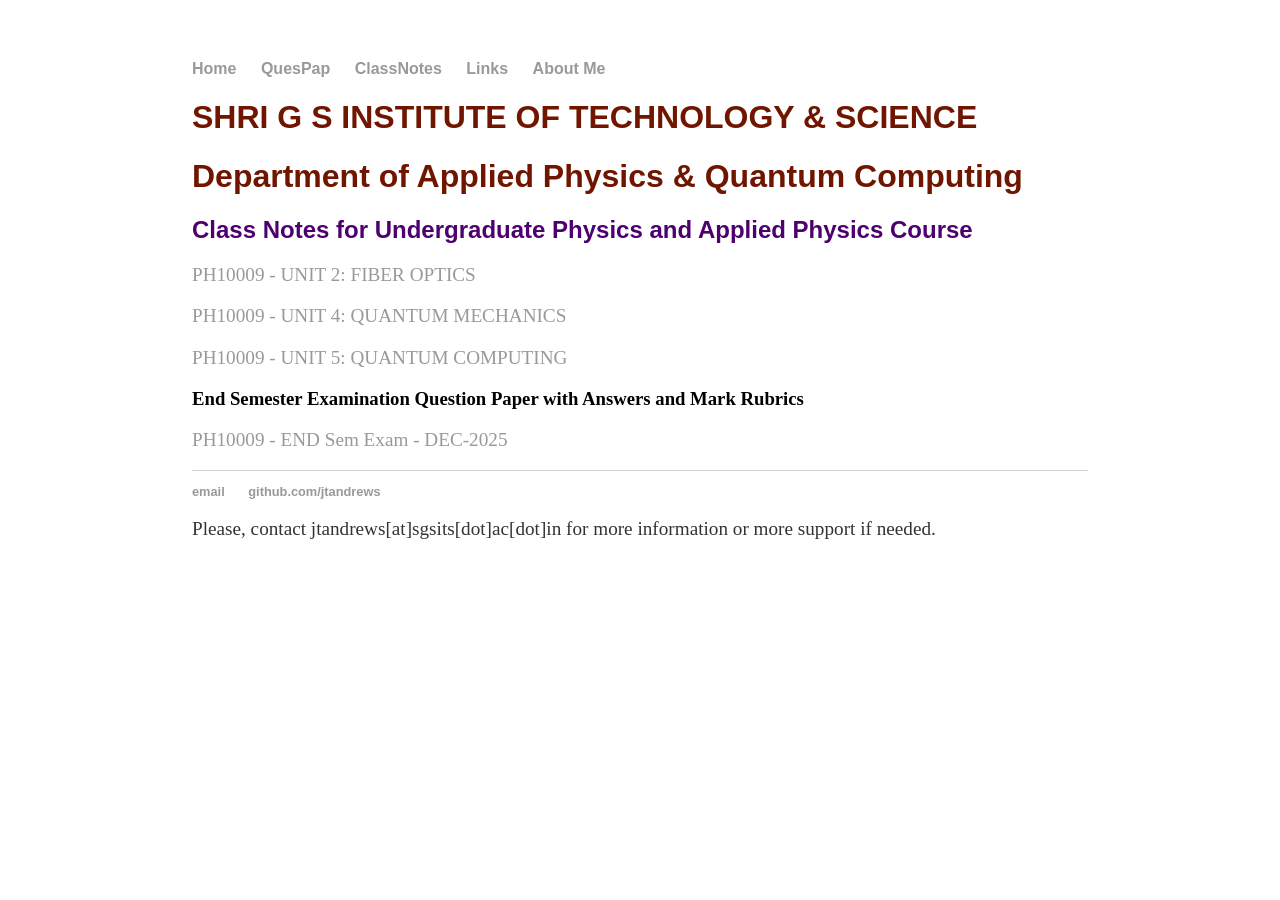
<file: ClassNotes/index.html>
<!DOCTYPE html>
<html>
	<head>
<link rel="stylesheet" type="text/css" href="/css/main.css">
  <title>Department of Applied Physics & Quantum Computing</title>
	</head>
	<body>
		<nav>
    		<ul>
        		<li><a href="/">Home</a></li>
	        	<li><a href="/QuesPap">QuesPap</a></li>
        		<li><a href="/ClassNotes">ClassNotes</a></li>
        		<li><a href="/Links">Links</a></li>
				<li><a href="/JTA">About Me</a></li>
    		</ul>
		</nav>
		<div class="container">
    		<div class="blurb">
<h1>SHRI G S INSTITUTE OF TECHNOLOGY & SCIENCE</h1>
  <h1>Department of Applied Physics & Quantum Computing</h1>

<h2>Class Notes for Undergraduate Physics and Applied Physics Course</h1>
    <p><a href="/ClassNotes/PH10009-FO.pdf">PH10009 - UNIT 2: FIBER OPTICS</a></p>
    <p><a href="/ClassNotes/PH10009-QM.pdf">PH10009 - UNIT 4: QUANTUM MECHANICS</a></p>
    <p><a href="/ClassNotes/PH10009-QC.pdf">PH10009 - UNIT 5: QUANTUM COMPUTING</a></p>    
  <h3>End Semester Examination Question Paper with Answers and Mark Rubrics</h3>
    <p><a href="/ClassNotes/PH10009A-BTech-END-2025-DEC.pdf">PH10009 - END Sem Exam - DEC-2025</a></p>
   		</div><!-- /.blurb -->
		</div><!-- /.container -->
		<footer>
    		<ul>
        		<li><a href="mailto:jtandrews@sgsits.ac.in">email</a></li>
        		<li><a href="https://github.com/jtandrewss">github.com/jtandrews</a></li>
			</ul>
		</footer>
<p>Please, contact jtandrews[at]sgsits[dot]ac[dot]in for more information or more support if needed. </p> 

  </body>
</html>  
</head>
</file>
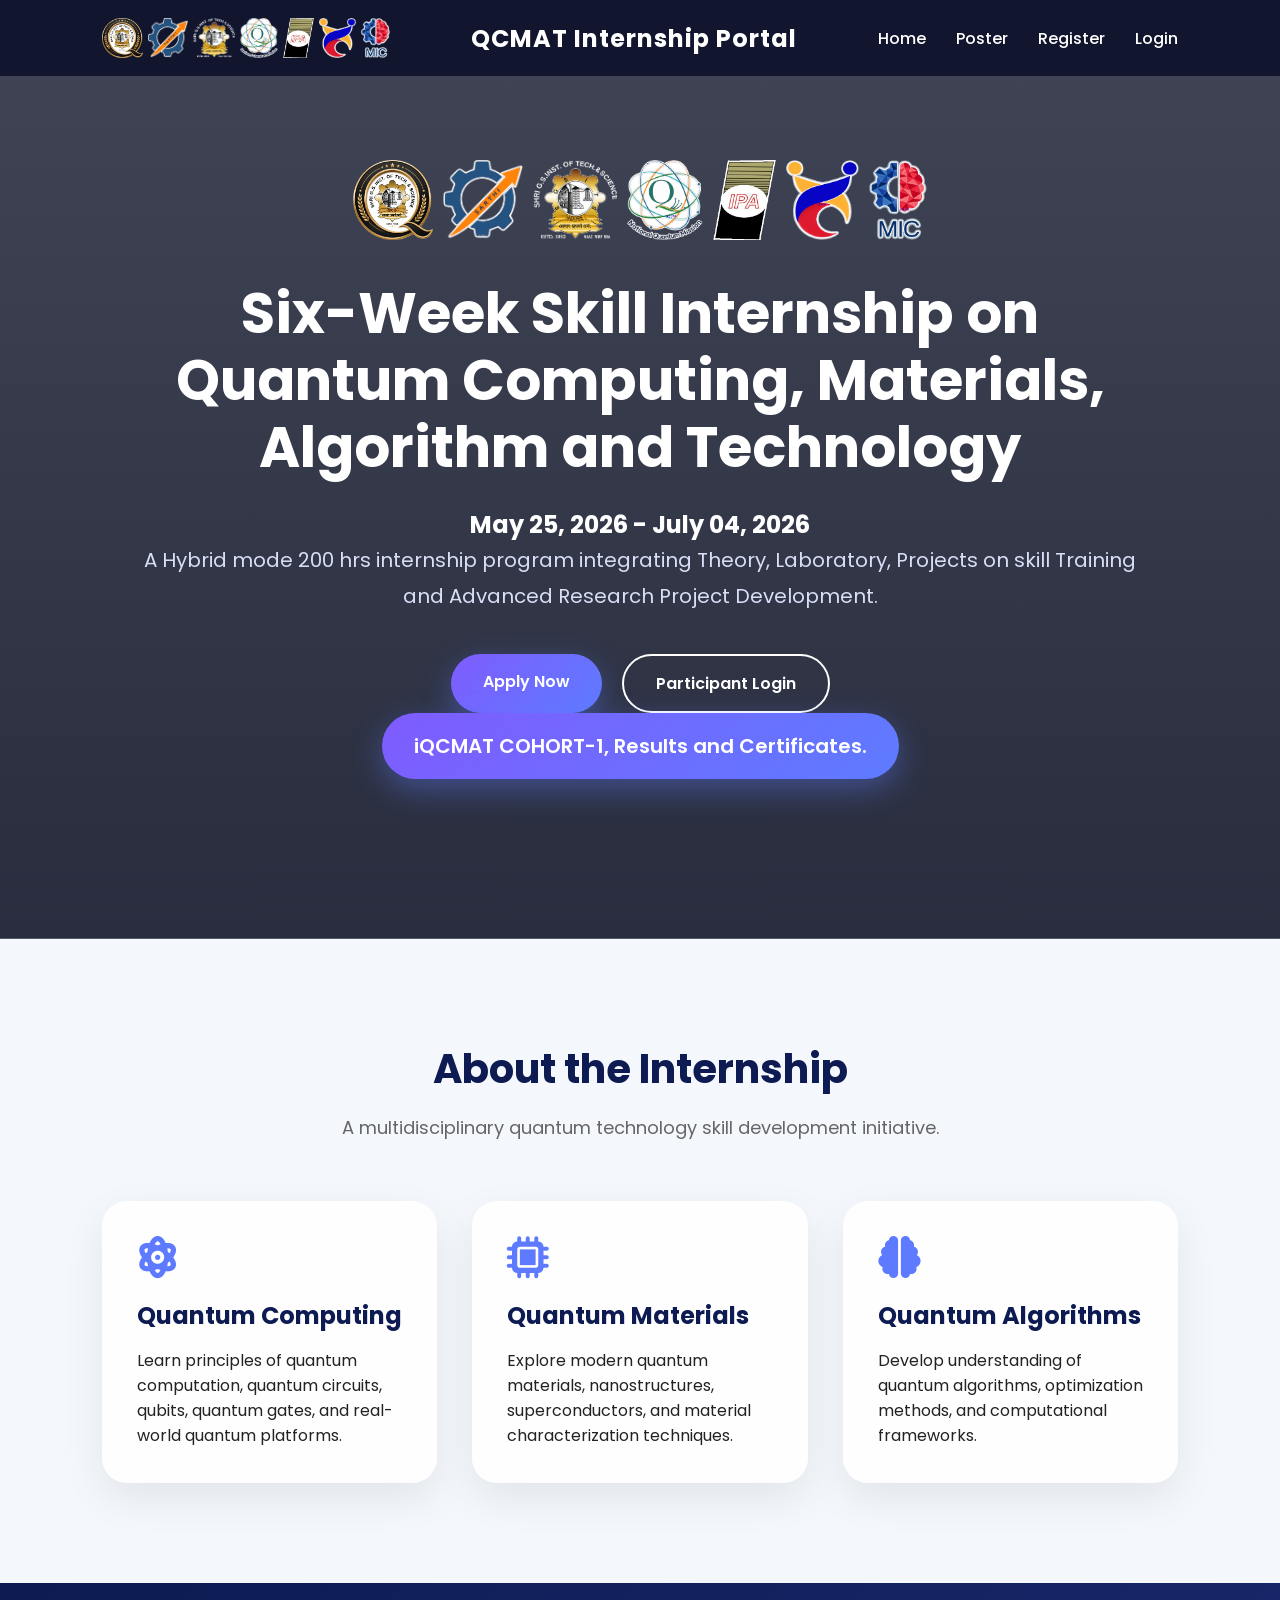
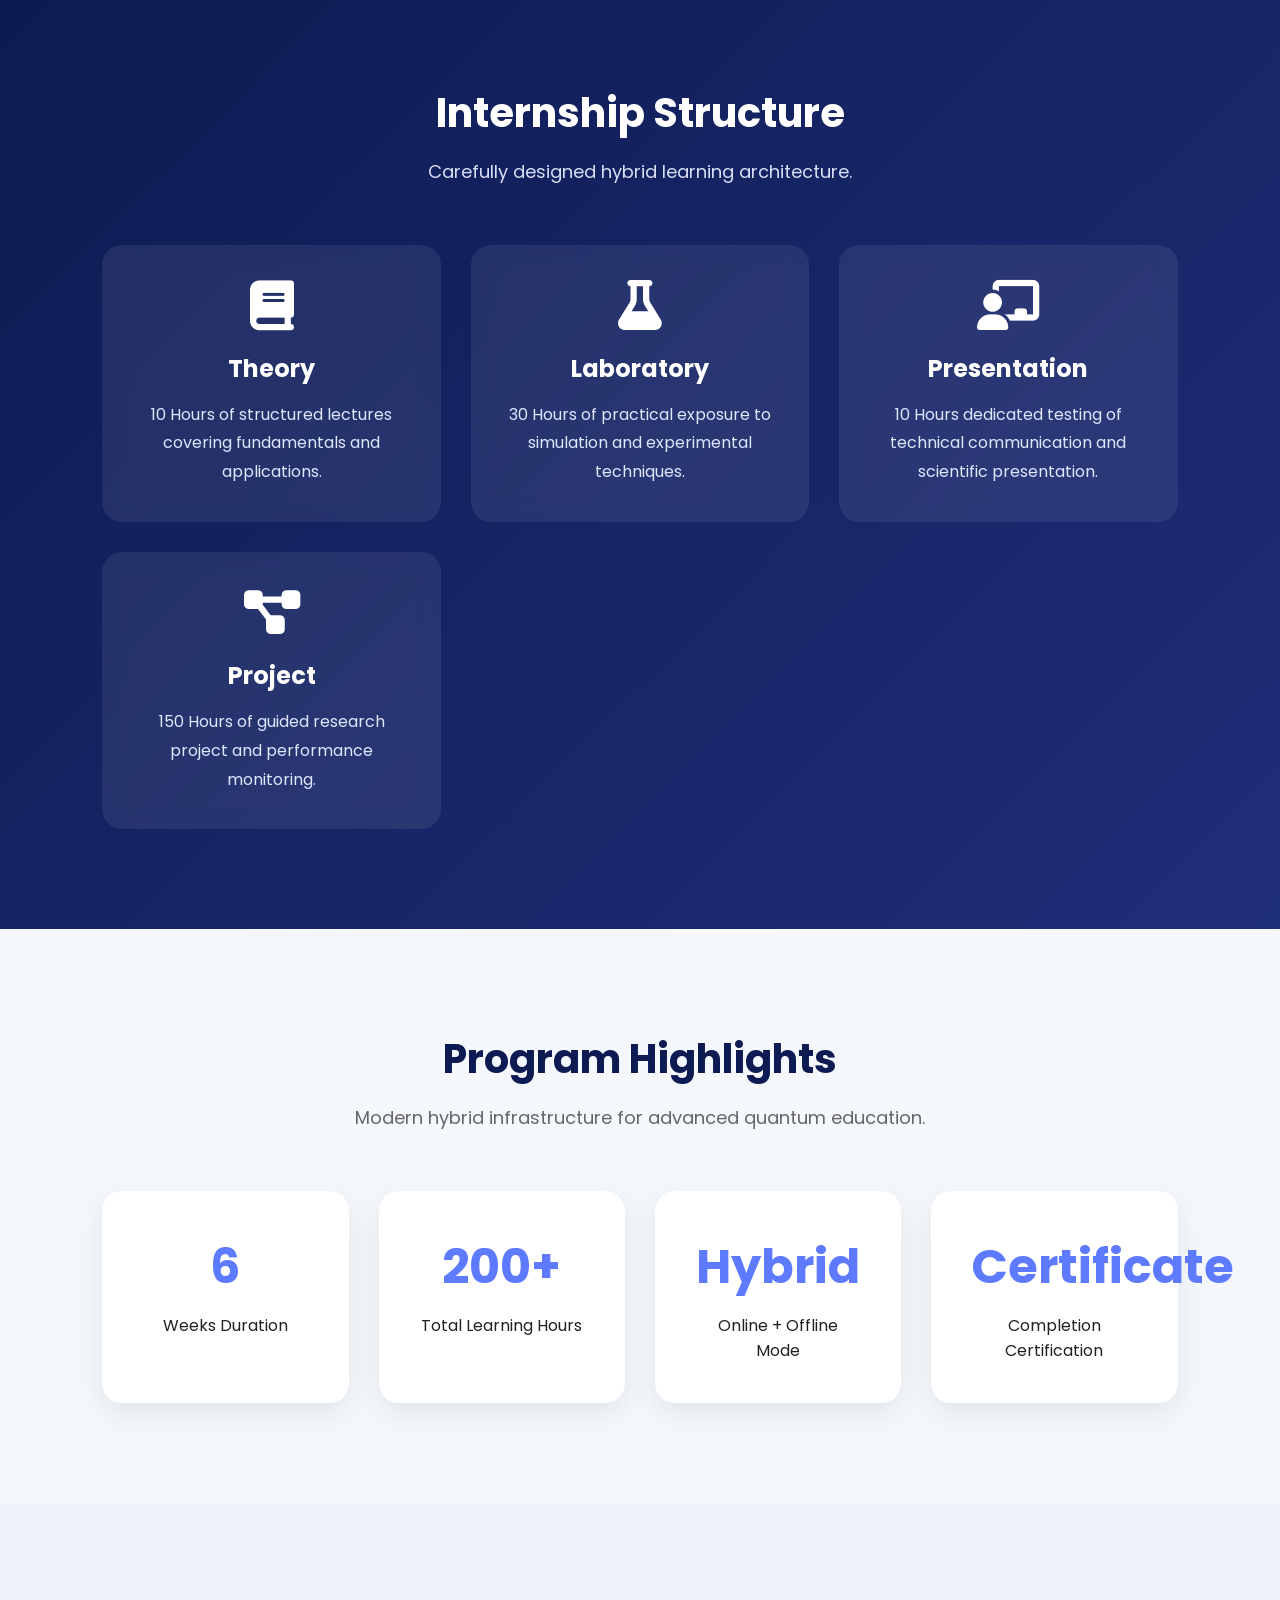
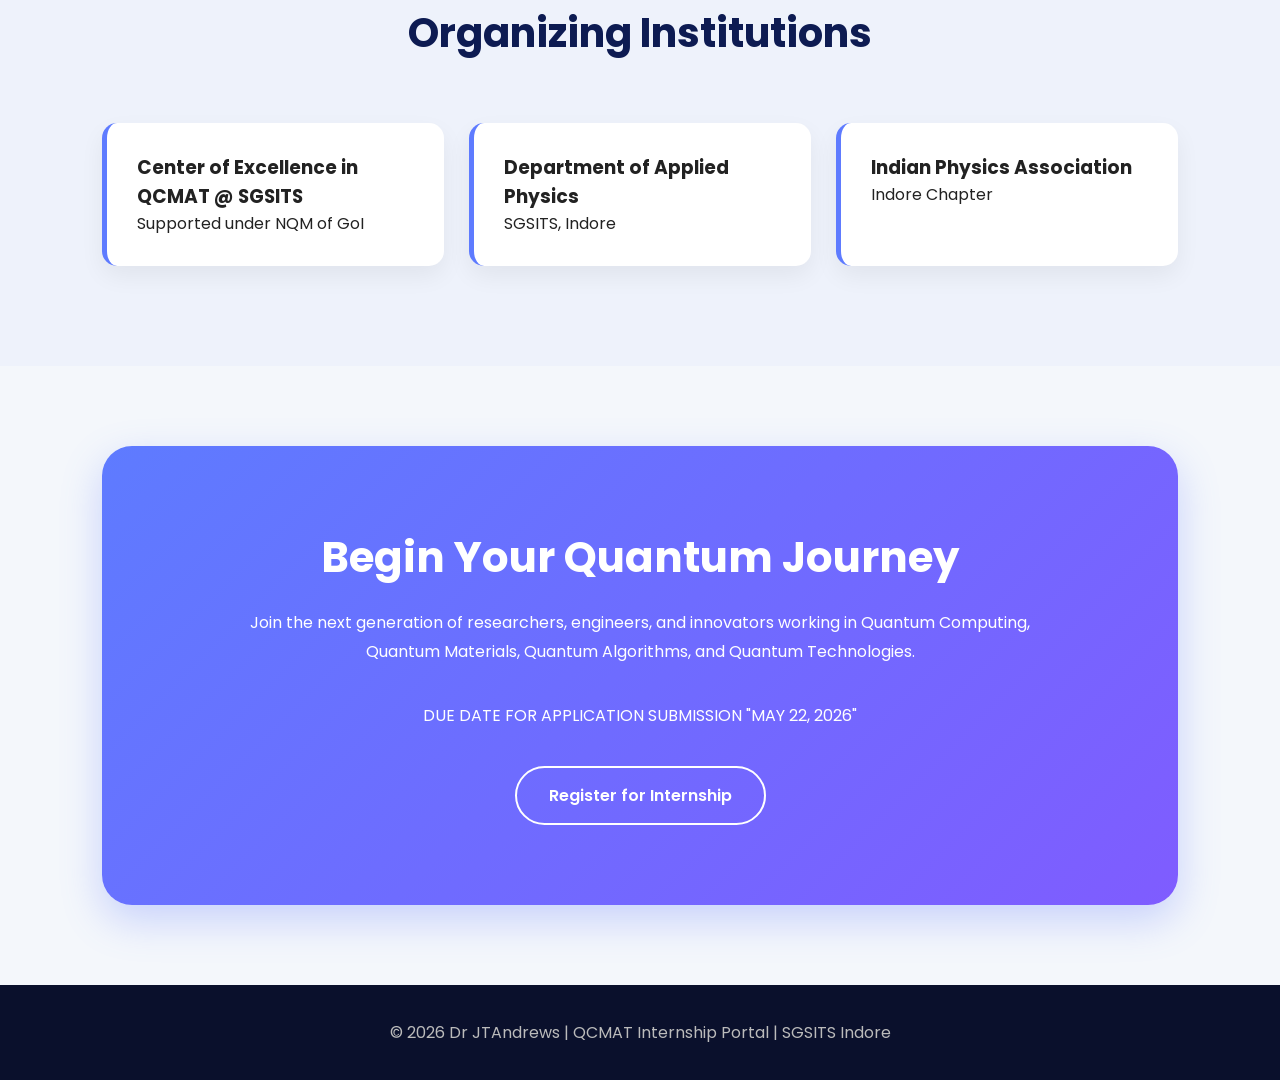
<file: qcmat-internship-portal/index.html>
<!DOCTYPE html>
<html lang="en">
<head>
    <meta charset="UTF-8">
    <meta name="viewport" content="width=device-width, initial-scale=1.0">
    <title>QCMAT Internship Portal</title>
    <link href="https://fonts.googleapis.com/css2?family=Poppins:wght@300;400;500;600;700&display=swap" rel="stylesheet">
    <link href="https://cdnjs.cloudflare.com/ajax/libs/font-awesome/6.5.1/css/all.min.css" rel="stylesheet">
	<link href="https://fonts.googleapis.com/css2?family=Sora:wght@300;400;500;600&family=Lora:ital,wght@0,600;1,400&display=swap" rel="stylesheet">
    <link "rel="stylesheet" href="css/Qstyle.css>
	<link "rel="stylesheet" href="css/style.css>
  	<link rel="alternate" href="/index.xml" type="application/rss+xml" title="J T Andrews">
  	<link rel="manifest" href="/index.webmanifest">
  	<link rel="icon" type="image/png" href="/images/icon-32.png">
  	<link rel="apple-touch-icon" type="image/png" href="/images/icon-192.png">
  	<link rel="canonical" href="https://jtandrewss.github.io/">
	<meta property="twitter:card" content="summary">
   <meta property="og:site_name" content="J T Andrews">
  <meta property="og:url" content="https://jtandrewss.github.io/">
  <meta property="og:title" content="J T Andrews">
  <meta property="og:description" content=""><meta property="og:image" content="https://jtandrewss.github.io/images/icon-192.png">
  <meta property="twitter:image" content="https://jtandrewss.github.io/images/icon-192.png"><meta property="og:locale" content="en-us">
    <meta property="og:updated_time" content="2026-03-24T00:00:00&#12;00:00">
    <!-- All the relevant styles are stored here -->
    <link rel="stylesheet" href="istyle.css">
</head>
<body>
<!-- Container for the header -->
  <div id="header-container"></div>
  <script src="js/load-snippets.js"></script>
  <section class="hero">
        <div class="hero-content">
			<p>
			<div class="image-rowL">
            <img src="images/QCMAT.png" alt="COE QC">
            <img src="images/sarthii.png" alt="NQM">
			<img src="images/SGS.png" alt="SGSITS">
			<img src="images/NQM.png" alt="NQM">
		    <img src="images/IPA1.png" alt="IPA">
			<img src="images/iic.png" alt="NQM">
			<img src="images/mic.png" alt="NQM">
	        </div>
		</p> <h1>	
			Six-Week Skill Internship on Quantum Computing,
                Materials, Algorithm and Technology
            </h1>
			<h2>May 25, 2026 - July 04, 2026 </h2>
            <p>
                A Hybrid mode 200 hrs internship program integrating Theory,
                Laboratory, Projects on skill Training
                and Advanced Research Project Development.
            </p>
            <div class="hero-buttons">
                <a href="appl.html" class="btn btn-primary">
                    Apply Now
                </a>
                <a href="https://i-qcmat-26.vercel.app/" class="btn btn-secondary">
                    Participant Login
                </a>
            </div>
			
			<div class="hero-buttons">
				<p>
                <a href="https://docs.google.com/spreadsheets/d/1mqkS-q0x9-M3_oPQRre2I0K8fZgfiDHG26daHQ7LOzc/edit?gid=0#gid=0" class="btn btn-primary">
                    iQCMAT COHORT-1, Results and Certificates.
                </a>
				</p>
            </div>

        </div>
    </section>
    <section id="about">
        <div class="section-title">
            <h2>About the Internship</h2>
            <p>
                A multidisciplinary quantum technology skill development initiative.
            </p>
        </div>
        <div class="about-grid">
            <div class="glass-card">
                <i class="fas fa-atom"></i>
                <h3>Quantum Computing</h3>
                <p>
                    Learn principles of quantum computation,
                    quantum circuits, qubits, quantum gates,
                    and real-world quantum platforms.
                </p>
            </div>
            <div class="glass-card">
                <i class="fas fa-microchip"></i>
                <h3>Quantum Materials</h3>
                <p>
                    Explore modern quantum materials,
                    nanostructures, superconductors,
                    and material characterization techniques.
                </p>
            </div>
            <div class="glass-card">
                <i class="fas fa-brain"></i>
                <h3>Quantum Algorithms</h3>
                <p>
                    Develop understanding of quantum algorithms,
                    optimization methods, and computational frameworks.
                </p>
            </div>
        </div>
    </section>

    <section class="modules" id="modules">
        <div class="section-title">
            <h2 style="color:white;">Internship Structure</h2>
            <p style="color:#d8def5;">
                Carefully designed hybrid learning architecture.
            </p>
        </div>
        <div class="module-grid">
            <div class="module-card">
                <i class="fas fa-book"></i>
                <h3>Theory</h3>
                <p>
                    10 Hours of structured lectures covering fundamentals and applications.
                </p>
            </div>
            <div class="module-card">
                <i class="fas fa-flask"></i>
                <h3>Laboratory</h3>
                <p>
                    30 Hours of practical exposure to simulation and experimental techniques.
                </p>
            </div>
            <div class="module-card">
                <i class="fas fa-chalkboard-teacher"></i>
                <h3>Presentation</h3>
                <p>
                    10 Hours dedicated testing of technical communication and scientific presentation.
                </p>
            </div>
            <div class="module-card">
                <i class="fas fa-project-diagram"></i>
                <h3>Project</h3>
                <p>
                    150 Hours of guided research project and performance monitoring.
                </p>
            </div>
        </div>
    </section>

	<section>
        <div class="section-title">
            <h2>Program Highlights</h2>
            <p>
                Modern hybrid infrastructure for advanced quantum education.
            </p>
        </div>
        <div class="stats">
            <div class="stat-box">
                <h2>6</h2>
                <p>Weeks Duration</p>
            </div>
            <div class="stat-box">
                <h2>200+</h2>
                <p>Total Learning Hours</p>
            </div>
            <div class="stat-box">
                <h2>Hybrid</h2>
                <p>Online + Offline Mode</p>
            </div>
            <div class="stat-box">
                <h2>Certificate</h2>
                <p>Completion Certification</p>
            </div>
        </div>
    </section>

    <section class="organizers">
        <div class="section-title">
            <h2>Organizing Institutions</h2>
        </div>
        <div class="organizer-list">
           <div class="organizer-item">
                <h3>Center of Excellence in QCMAT @ SGSITS</h3>
                <p>
                    Supported under NQM of GoI
                </p>
            </div>
            <div class="organizer-item">
                <h3>Department of Applied Physics</h3>
                <p>
                    SGSITS, Indore
                </p>
            </div>
            <div class="organizer-item">
                <h3>Indian Physics Association</h3>
                <p>
                    Indore Chapter
                </p>
            </div>
        </div>
    </section>

    <section class="cta">
        <h2>
            Begin Your Quantum Journey
        </h2>
        <p>
            Join the next generation of researchers, engineers,
            and innovators working in Quantum Computing,
            Quantum Materials, Quantum Algorithms,
            and Quantum Technologies.
        </p>
		<p>DUE DATE FOR APPLICATION SUBMISSION "MAY 22, 2026" </p>
        <a href="appl.html" class="btn btn-secondary">
            Register for Internship
        </a>
    </section>

    <footer>
        © 2026 Dr JTAndrews | QCMAT Internship Portal | SGSITS Indore
    </footer>

</body>
</html>
</file>
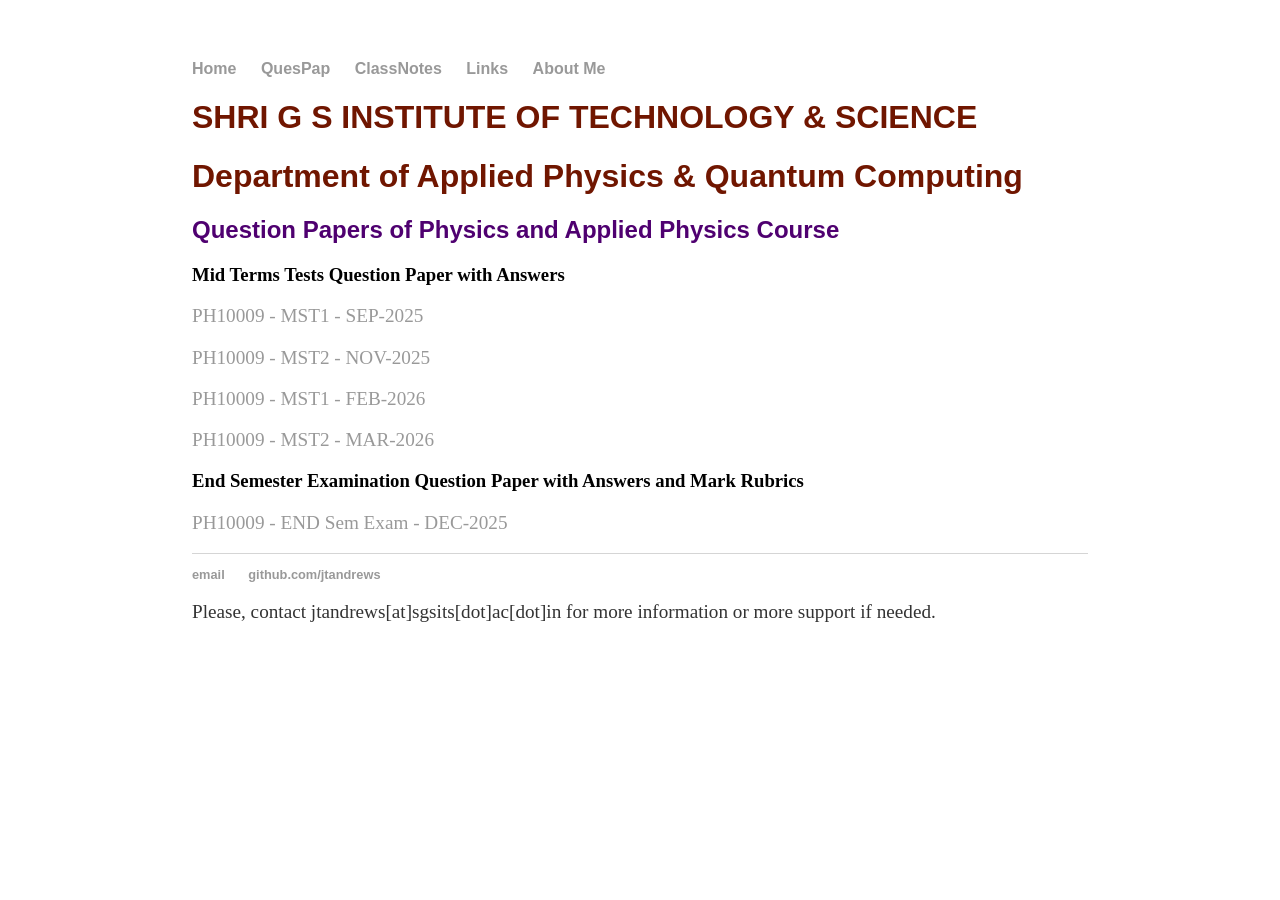
<file: QuesPap/index.html>
<!DOCTYPE html>
<html>
	<head>
<link rel="stylesheet" type="text/css" href="/css/main.css">
  <title>Department of Applied Physics & Quantum Computing</title>
	</head>
	<body>
		<nav>
    		<ul>
        		<li><a href="/">Home</a></li>
	        	<li><a href="/QuesPap">QuesPap</a></li>
        		<li><a href="/ClassNotes">ClassNotes</a></li>
        		<li><a href="/Links">Links</a></li>
				<li><a href="/JTA">About Me</a></li>
    		</ul>
		</nav>
		<div class="container">
    		<div class="blurb">
<h1>SHRI G S INSTITUTE OF TECHNOLOGY & SCIENCE</h1>
  <h1>Department of Applied Physics & Quantum Computing</h1>

<h2>Question Papers of Physics and Applied Physics Course</h1>
  <h3>Mid Terms Tests Question Paper with Answers</h3>
    <p><a href="/QuesPap/PH10009A-BTech-MST1-2025-SEP.pdf">PH10009 - MST1 - SEP-2025</a></p>
    <p><a href="/QuesPap/PH10009A-BTech-MST2-2025-Nov.pdf">PH10009 - MST2 - NOV-2025</a></p>
    <p><a href="/QuesPap/PH10009A-BTech-MST1-2026-FEB.pdf">PH10009 - MST1 - FEB-2026</a></p>
    <p><a href="/QuesPap/PH10009A-BTech-MST2-2026-MAR.pdf">PH10009 - MST2 - MAR-2026</a></p>
  <h3>End Semester Examination Question Paper with Answers and Mark Rubrics</h3>
    <p><a href="/QuesPap/PH10009A-BTech-END-2025-DEC.pdf">PH10009 - END Sem Exam - DEC-2025</a></p>
   		</div><!-- /.blurb -->
		</div><!-- /.container -->
		<footer>
    		<ul>
        		<li><a href="mailto:jtandrews@sgsits.ac.in">email</a></li>
        		<li><a href="https://github.com/jtandrewss">github.com/jtandrews</a></li>
			</ul>
		</footer>
<p>Please, contact jtandrews[at]sgsits[dot]ac[dot]in for more information or more support if needed. </p> 

  </body>
</html>  
</head>
</file>
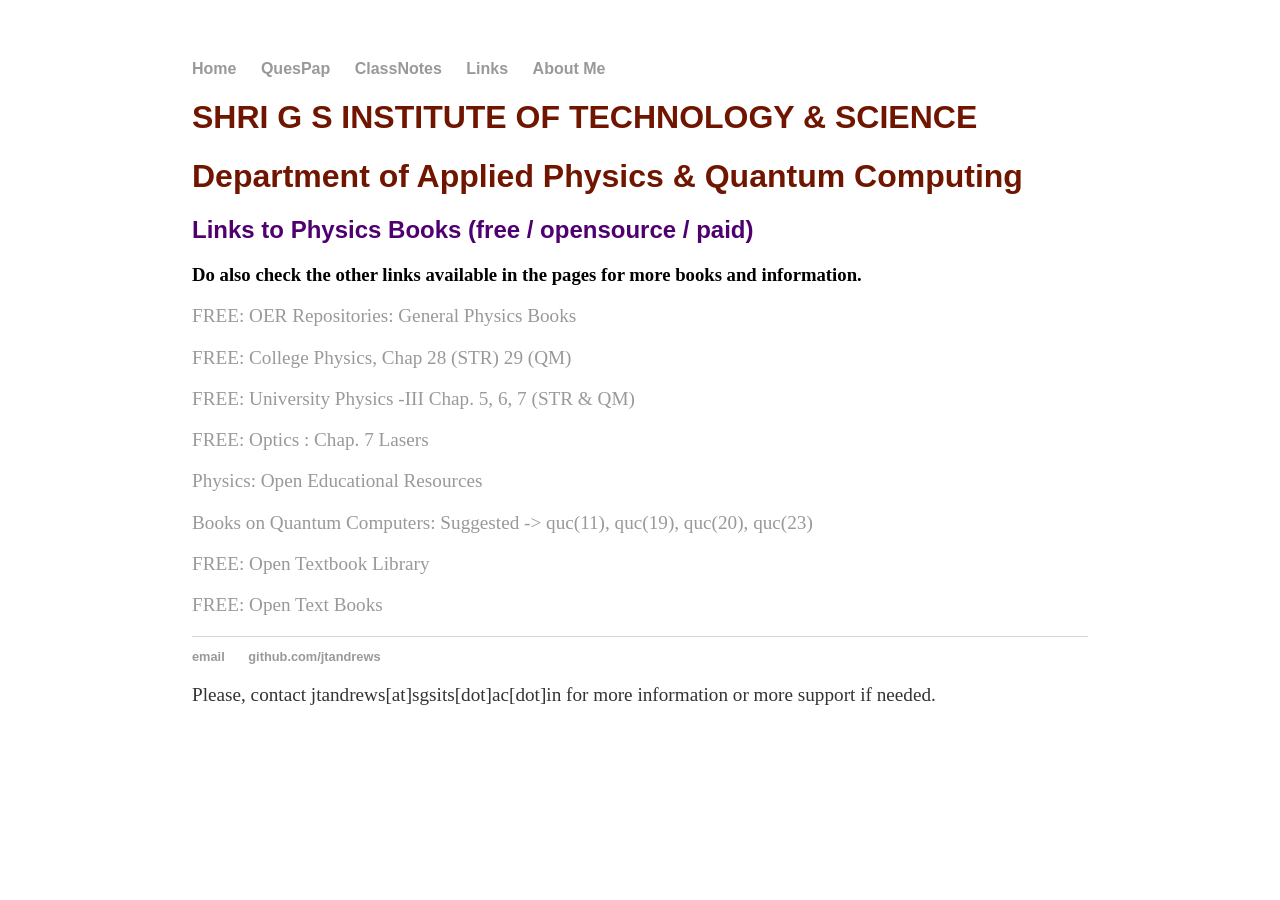
<file: Links.html>
<!DOCTYPE html>
<html>
	<head>
<link rel="stylesheet" type="text/css" href="/css/main.css">
  <title>Department of Applied Physics & Quantum Computing</title>
	</head>
	<body>
		<nav>
    		<ul>
        		<li><a href="/">Home</a></li>
	        	<li><a href="/QuesPap">QuesPap</a></li>
        		<li><a href="/ClassNotes">ClassNotes</a></li>
        		<li><a href="/Links">Links</a></li>
				<li><a href="/JTA">About Me</a></li>
    		</ul>
		</nav>
		<div class="container">
    		<div class="blurb">
<h1>SHRI G S INSTITUTE OF TECHNOLOGY & SCIENCE</h1>
  <h1>Department of Applied Physics & Quantum Computing</h1>

<h2>Links to Physics Books (free / opensource / paid) </h2>
          <h3>Do also check the other links available in the pages for more books and information.</h3>
    <p><a href="https://libguides.uml.edu/physics_research/books">FREE: OER Repositories: General Physics Books</a></p>
    <p><a href="https://collection.bccampus.ca/textbook/Ba8b98By/">FREE: College Physics, Chap 28 (STR) 29 (QM)</a></p>
    <p><a href="https://phys.libretexts.org/Bookshelves/University_Physics/University_Physics_(OpenStax)/University_Physics_III_-_Optics_and_Modern_Physics_(OpenStax)">FREE: University Physics -III Chap. 5, 6, 7 (STR & QM)</a></p>
    <p><a href="https://phys.libretexts.org/Bookshelves/Optics/BSc_Optics_(Konijnenberg_Adam_and_Urbach)">FREE: Optics : Chap. 7 Lasers </a></p>
    <p><a href="https://utrgv.libguides.com/physics/OER#:~:text=MIT%20Open%20Courseware%20%2D%20MIT%20OpenCourseWare%20(OCW),publication%20of%20virtually%20all%20MIT%20course%20content.">Physics: Open Educational Resources </a></p>
    <p><a href="https://github.com/manjunath5496/Quantum-Computing-Books">Books on Quantum Computers: Suggested -> quc(11), quc(19), quc(20), quc(23) </a></p>
    <p><a href="https://open.umn.edu/opentextbooks/subjects/physics">FREE: Open Textbook Library </a></p>
    <p><a href="https://openaccesstexts.com/physics/">FREE: Open Text Books</a></p>
   		</div><!-- /.blurb -->
		</div><!-- /.container -->
		<footer>
    		<ul>
        		<li><a href="mailto:jtandrews@sgsits.ac.in">email</a></li>
        		<li><a href="https://github.com/jtandrewss">github.com/jtandrews</a></li>
			</ul>
		</footer>
<p>Please, contact jtandrews[at]sgsits[dot]ac[dot]in for more information or more support if needed. </p> 

  </body>
</html>  
</head>
</file>
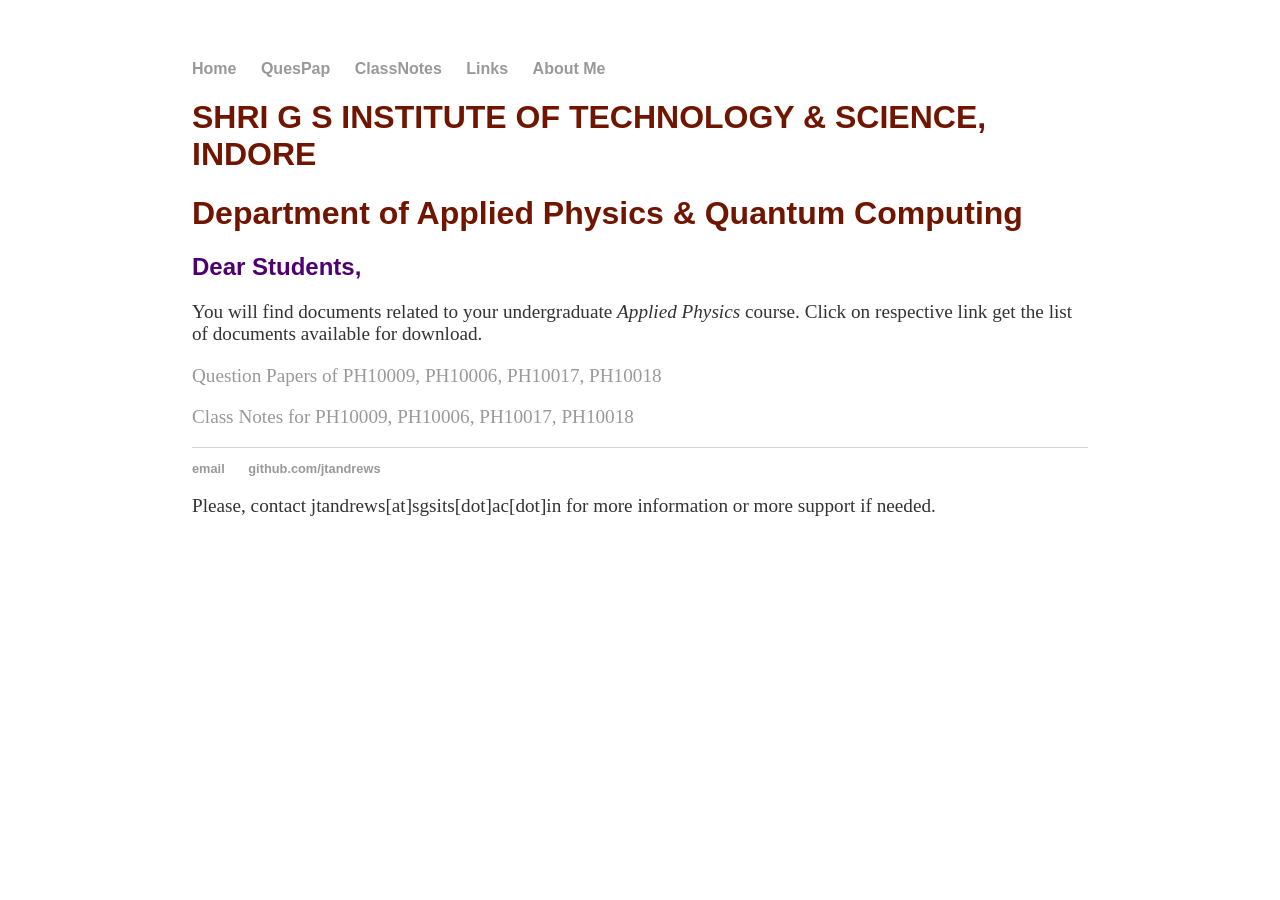
<file: old-index.html>
<!DOCTYPE html>
<html>
	<head>
<link rel="stylesheet" type="text/css" href="/css/main.css">
  <title>Department of Applied Physics & Quantum Computing</title>
	</head>
	<body>
		<nav>
    		<ul>
        		<li><a href="/">Home</a></li>
	        	<li><a href="/QuesPap">QuesPap</a></li>
        		<li><a href="/ClassNotes">ClassNotes</a></li>
        		<li><a href="/Links">Links</a></li>
				<li><a href="/JTA">About Me</a></li>
    		</ul>
		</nav>
		<div class="container">
    		<div class="blurb">
<h1>SHRI G S INSTITUTE OF TECHNOLOGY & SCIENCE, INDORE</h1>
  <h1>Department of Applied Physics & Quantum Computing</h1>

				<h2>Dear Students, </h2>
				<p>You will find documents related to your undergraduate <em> Applied Physics</em> course. Click on respective link get the list of documents available for download.</p>
				<p><a href="/QuesPap">Question Papers of PH10009, PH10006, PH10017, PH10018</a></p>
				<p><a href="/ClassNotes">Class Notes for PH10009, PH10006, PH10017, PH10018</a></p>
    		</div><!-- /.blurb -->
		</div><!-- /.container -->
		<footer>
    		<ul>
        		<li><a href="mailto:jtandrews@sgsits.ac.in">email</a></li>
        		<li><a href="https://github.com/jtandrewss">github.com/jtandrews</a></li>
			</ul>
		</footer>
<p>Please, contact jtandrews[at]sgsits[dot]ac[dot]in for more information or more support if needed. </p> 

  </body>
</html>  
</head>
</file>
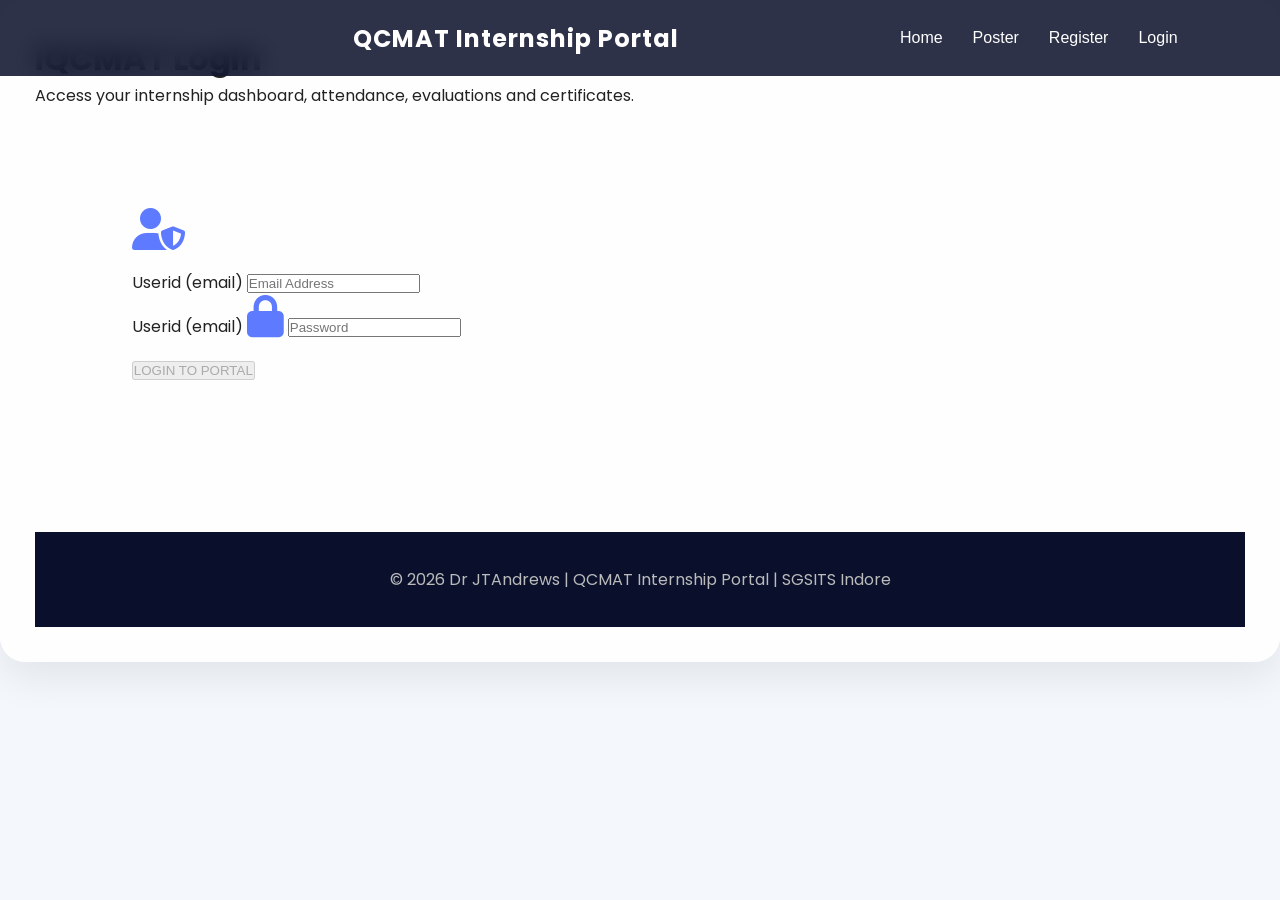
<file: qcmat-internship-portal/dashboard.html>
<!DOCTYPE html>
<html>
<head>

    <title>Dashboard</title>

    <link rel="stylesheet" href="css/style.css">

</head>
<body>

<div class="navbar">

    <a href="dashboard.html">Dashboard</a>
    <a href="attendance.html">Attendance</a>
    <a href="evaluations.html">Evaluations</a>
    <a href="tests.html">Tests</a>
    <a href="certificates.html">Certificates</a>

</div>

<div class="container">

    <h2>
        Welcome,
        <span id="studentName"></span>
    </h2>

    <div class="dashboard-grid">

        <div class="card">
            <h3>Theory</h3>
            <p>10 Hours</p>
        </div>

        <div class="card">
            <h3>Laboratory</h3>
            <p>30 Hours</p>
        </div>

        <div class="card">
            <h3>Presentation</h3>
            <p>10 Hours</p>
        </div>

        <div class="card">
            <h3>Project</h3>
            <p>150 Hours</p>
        </div>

    </div>

</div>

<script src="js/dashboard.js"></script>

</body>
</html>
</file>
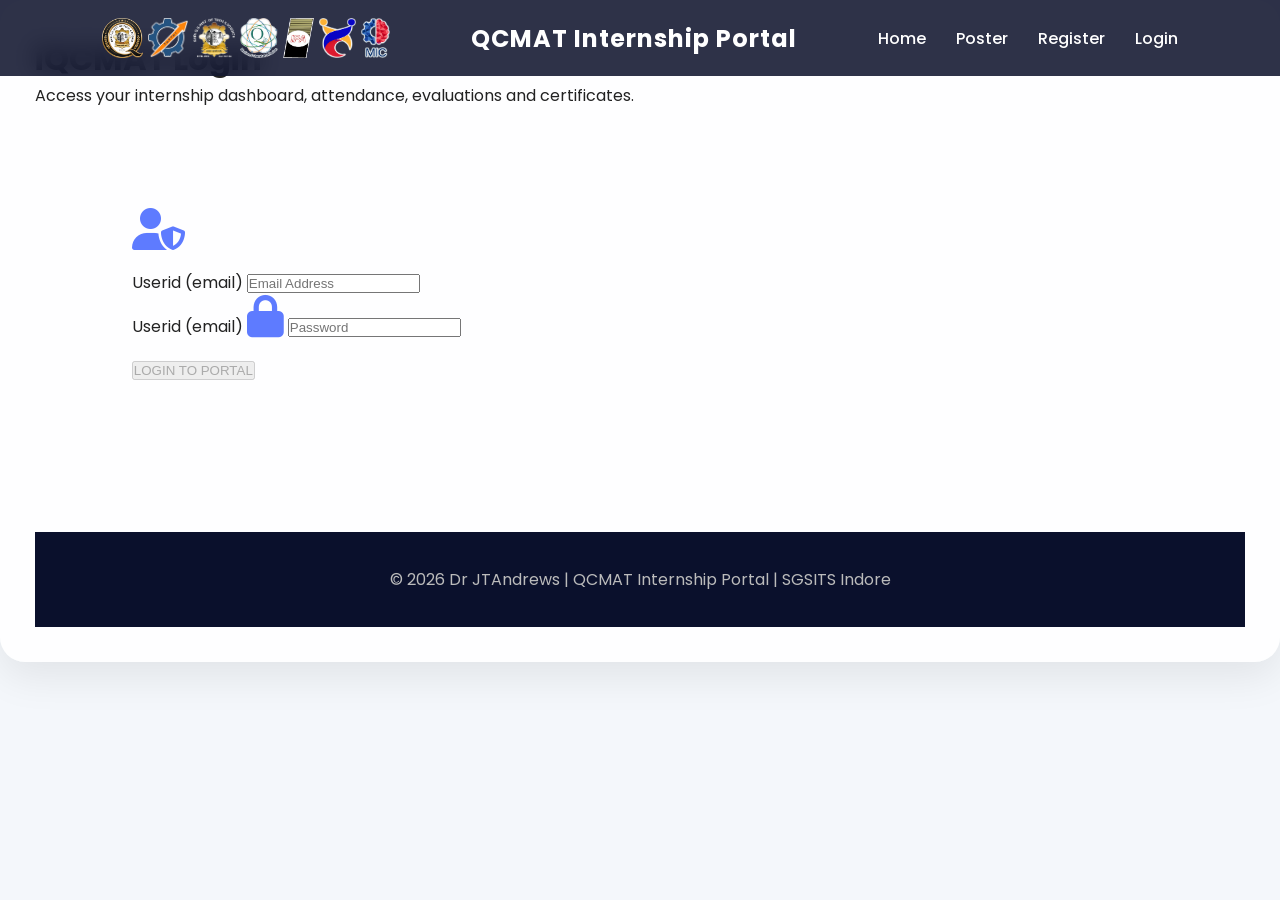
<file: qcmat-internship-portal/login.html>
<!DOCTYPE html>
<html lang="en">
<head>
    <meta charset="UTF-8">
    <meta name="viewport" content="width=device-width, initial-scale=1.0">
    <title>Login to QCMAT Internship Portal</title>
    <link href="https://fonts.googleapis.com/css2?family=Poppins:wght@300;400;500;600;700&display=swap" rel="stylesheet">
    <link href="https://cdnjs.cloudflare.com/ajax/libs/font-awesome/6.5.1/css/all.min.css" rel="stylesheet">
	<link href="https://fonts.googleapis.com/css2?family=Sora:wght@300;400;500;600&family=Lora:ital,wght@0,600;1,400&display=swap" rel="stylesheet">
	<link "rel="stylesheet" href="css/style.css>
  	<link rel="alternate" href="/index.xml" type="application/rss+xml" title="J T Andrews">
  	<link rel="manifest" href="/index.webmanifest">
  	<link rel="icon" type="image/png" href="/images/icon-32.png">
  	<link rel="apple-touch-icon" type="image/png" href="/images/icon-192.png">
  	<link rel="canonical" href="https://jtandrewss.github.io/">
	<meta property="twitter:card" content="summary">
   <meta property="og:site_name" content="J T Andrews">
  <meta property="og:url" content="https://jtandrewss.github.io/">
  <meta property="og:title" content="J T Andrews">
  <meta property="og:description" content=""><meta property="og:image" content="https://jtandrewss.github.io/images/icon-192.png">
  <meta property="twitter:image" content="https://jtandrewss.github.io/images/icon-192.png"><meta property="og:locale" content="en-us">
    <meta property="og:updated_time" content="2026-03-24T00:00:00&#12;00:00">
    <!-- All the relevant styles are stored here -->
    <link rel="stylesheet" href="istyle.css">
</head>
<body>
<!-- Container for the header -->
  <div id="header-container"></div>
  <script src="js/load-snippets.js"></script>

  <div class="background-animation"></div>
  <div class="container">
    <div class="glass-card">
      <div class="header">
        <h1>iQCMAT Login</h1>
        <p>
                    Access your internship dashboard,
                    attendance, evaluations and certificates.
        </p>
      </div>
<section class="form-page">

        <div class="login-wrapper">
            <div class="glass-form login-form">
                <div class="login-icon">
                    <i class="fas fa-user-shield"></i>
                </div>
<form id="Login">
 	<!-- Name -->
        <div class="form-group">
          <label>Userid (email)</label>
            <input type="email"  id="email" placeholder="Email Address">
        </div>
 	<!-- Name -->
        <div class="form-group">
          <label>Userid (email)</label>
                    <i class="fas fa-lock"></i>  <input type="password" id="password"  placeholder="Password">
        </div>
	
	<script src="https://www.google.com/recaptcha/api.js" async defer></script>
	<div class="g-recaptcha" data-sitekey="6LeVnuksAAAAAFeOHu555hD4ArhVTlAURjAViV0N"></div>
        <!-- Submit -->
        <button type="submit" class="modern-btn" onclick="login()" id="submitBtn"
          disabled
        >
          LOGIN TO PORTAL
        </button>

      </form>
            </div>
        </div>
    </section>

    <script src="js/config.js"></script>
		 <script src="rscript.js"></script>


    <script>

    async function login() {

        const data = {
            action: 'login',
            email: document.getElementById('email').value,
            password: document.getElementById('password').value
        };

        const response = await fetch(API_URL, {
            method: 'POST',
            body: JSON.stringify(data)
        });

        const result = await response.json();

        if (result.status === 'success') {

            localStorage.setItem('studentName', result.name);
            localStorage.setItem('studentEmail', data.email);

            window.location.href = 'dashboard.html';

        } else {

            alert('Invalid Login Credentials');

        }
    }

    </script>
		    <footer>
        © 2026 Dr JTAndrews | QCMAT Internship Portal | SGSITS Indore
    </footer>

</body>	
</html>
</file>
<file: css/main.css>
body {
    margin: 60px auto;
    width: 70%;
}
nav ul, footer ul {
    font-family:'Helvetica', 'Arial', 'Sans-Serif';
    padding: 0px;
    list-style: none;
    font-weight: bold;
}
nav ul li, footer ul li {
    display: inline;
    margin-right: 20px;
}
a {
    text-decoration: none;
    color: #999;
}
a:hover {
    text-decoration: underline;
}
h1 {
    font-size: 2em;
    font-family:'Helvetica', 'Arial', 'Sans-Serif';
    color: #701600;
}
h2 {
    font-size: 1.5em;
    font-family:'Helvetica', 'Arial', 'Sans-Serif';
    color: #4F0070;
}

p {
    font-size: 1.2em;
    line-height: 1.15em;
    color: #333;
}
footer {
    border-top: 1px solid #d5d5d5;
    font-size: .8em;
    color: #013A59
}

ul.posts { 
    margin: 20px auto 40px; 
    font-size: 1.5em;
}

ul.posts li {
    list-style: none;
}
.hidden {
    display: none;
}

.readmore-btn {
    margin-top: 10px;
    padding: 8px 14px;
    background: #0078ff;
    color: white;
    border: none;
    cursor: pointer;
    border-radius: 4px;
}

.readmore-btn:hover {
    background: #005fcc;
}
</file>
<file: qcmat-internship-portal/istyle.css>
* {
            margin: 0;
            padding: 0;
            box-sizing: border-box;
        }

        body {
            font-family: 'Poppins', sans-serif;
            background: #f4f7fb;
            color: #222;
            overflow-x: hidden;
        }

        a {
            text-decoration: none;
        }

        .navbar {
            width: 100%;
            position: fixed;
            top: 0;
            left: 0;
            z-index: 1000;
            background: rgba(10, 15, 40, 0.85);
            backdrop-filter: blur(12px);
            padding: 18px 8%;
            display: flex;
            justify-content: space-between;
            align-items: center;
        }

        .logo {
            color: white;
            font-size: 24px;
            font-weight: 700;
            letter-spacing: 1px;
        }

        .nav-links {
            display: flex;
            gap: 30px;
        }

        .nav-links a {
            color: white;
            font-weight: 500;
            transition: 0.3s;
        }

        .nav-links a:hover {
            color: #7f8cff;
        }

        .hero {
            min-height: 100vh;
            background:
                linear-gradient(rgba(5,10,30,0.75), rgba(5,10,30,0.85)),
                url('https://images.unsplash.com/photo-1532187643603-ba119ca4109e?q=80&w=1600&auto=format&fit=crop');
            background-size: cover;
            background-position: center;
            display: flex;
            align-items: center;
            justify-content: center;
            text-align: center;
            padding: 120px 20px;
            color: white;
        }

        .hero-content {
            max-width: 1000px;
        }

        .hero h1 {
            font-size: 56px;
            line-height: 1.2;
            margin-bottom: 25px;
            font-weight: 700;
        }

        .hero p {
            font-size: 20px;
            line-height: 1.8;
            margin-bottom: 40px;
            color: #d8def5;
        }

        .hero-buttons {
            display: flex;
            justify-content: center;
            gap: 20px;
            flex-wrap: wrap;
        }

        .btn {
            padding: 15px 32px;
            border-radius: 50px;
            font-weight: 600;
            transition: 0.3s;
            display: inline-block;
        }

        .btn-primary {
            background: linear-gradient(135deg, #7f5cff, #5e7bff);
            color: white;
            box-shadow: 0 10px 30px rgba(95,123,255,0.4);
        }

        .btn-primary:hover {
            transform: translateY(-3px);
        }

        .btn-secondary {
            border: 2px solid white;
            color: white;
        }

        .btn-secondary:hover {
            background: white;
            color: #111;
        }

        section {
            padding: 100px 8%;
        }

        .section-title {
            text-align: center;
            margin-bottom: 60px;
        }

        .section-title h2 {
            font-size: 40px;
            margin-bottom: 15px;
            color: #0d1b52;
        }

        .section-title p {
            color: #666;
            font-size: 18px;
        }

        .about-grid {
            display: grid;
            grid-template-columns: repeat(auto-fit, minmax(300px, 1fr));
            gap: 35px;
        }

        .glass-card {
            background: rgba(255,255,255,0.9);
            border-radius: 25px;
            padding: 35px;
            box-shadow: 0 15px 40px rgba(0,0,0,0.08);
            transition: 0.4s;
        }

        .glass-card:hover {
            transform: translateY(-10px);
        }

        .glass-card i {
            font-size: 42px;
            color: #5e7bff;
            margin-bottom: 20px;
        }

        .glass-card h3 {
            margin-bottom: 15px;
            font-size: 24px;
            color: #0d1b52;
        }

        .modules {
            background: linear-gradient(135deg, #0d1b52, #1f2e78);
            color: white;
        }

        .module-grid {
            display: grid;
            grid-template-columns: repeat(auto-fit, minmax(250px, 1fr));
            gap: 30px;
        }

        .module-card {
            background: rgba(255,255,255,0.08);
            backdrop-filter: blur(10px);
            border-radius: 20px;
            padding: 35px;
            text-align: center;
            transition: 0.4s;
        }

        .module-card:hover {
            transform: scale(1.05);
            background: rgba(255,255,255,0.14);
        }

        .module-card h3 {
            margin-top: 20px;
            font-size: 24px;
        }

        .module-card p {
            margin-top: 15px;
            color: #dfe6ff;
            line-height: 1.8;
        }

        .module-card i {
            font-size: 50px;
        }

        .stats {
            display: grid;
            grid-template-columns: repeat(auto-fit, minmax(200px, 1fr));
            gap: 30px;
        }

        .stat-box {
            background: white;
            padding: 40px;
            border-radius: 20px;
            text-align: center;
            box-shadow: 0 10px 30px rgba(0,0,0,0.08);
        }

        .stat-box h2 {
            font-size: 48px;
            color: #5e7bff;
            margin-bottom: 10px;
        }

        .organizers {
            background: #eef2fb;
        }

        .organizer-list {
            display: grid;
            grid-template-columns: repeat(auto-fit, minmax(300px, 1fr));
            gap: 25px;
        }

        .organizer-item {
            background: white;
            padding: 30px;
            border-left: 5px solid #5e7bff;
            border-radius: 15px;
            box-shadow: 0 10px 25px rgba(0,0,0,0.06);
        }

        .cta {
            background: linear-gradient(135deg, #5e7bff, #7f5cff);
            color: white;
            text-align: center;
            border-radius: 30px;
            margin: 80px 8%;
            padding: 80px 40px;
            box-shadow: 0 15px 40px rgba(95,123,255,0.3);
        }

        .cta h2 {
            font-size: 42px;
            margin-bottom: 20px;
        }

        .cta p {
            max-width: 800px;
            margin: auto;
            line-height: 1.8;
            margin-bottom: 35px;
        }

        footer {
            background: #0a102c;
            color: #bbb;
            text-align: center;
            padding: 35px;
            margin-top: 50px;
        }

        @media(max-width: 768px) {

            .hero h1 {
                font-size: 36px;
            }

            .hero p {
                font-size: 18px;
            }

            .nav-links {
                gap: 15px;
                font-size: 14px;
            }

            .section-title h2 {
                font-size: 30px;
            }

            .cta h2 {
                font-size: 30px;
            }
        }
/* Container for images */
        .image-row {
            display: flex;              /* Places items in a row */
            justify-content: center;    /* Centers them horizontally */
            align-items: center;        /* Aligns them vertically */
            gap: 5px;                   /* Space between images */
            margin-top: 0px;
        }

/* Make images responsive */
        .image-row img {
            max-width: auto;  /* Limit width */
            height: 40px;      /* Keep aspect ratio */
            border: 0px solid #ccc;
            border-radius: 0px;
        }
/* Container for images large */
        .image-rowL {
            display: flex;              /* Places items in a row */
            justify-content: center;    /* Centers them horizontally */
            align-items: center;        /* Aligns them vertically */
            gap: 10px;                   /* Space between images */
            margin-top: 0px;
        }

/* Make images responsive large */
        .image-rowL img {
            max-width: auto;  /* Limit width */
            height: 80px;      /* Keep aspect ratio */
            border: 0px solid #ccc;
            border-radius: 0px;
        }
</file>
<file: qcmat-internship-portal/css/style.css>
body {

.hero p {
    font-size: 20px;
}

.container {
    width: 90%;
    margin: auto;
    padding: 30px 0;
}

.card {
    background: white;
    border-radius: 10px;
    padding: 20px;
    margin-bottom: 20px;
    box-shadow: 0 2px 10px rgba(0,0,0,0.1);
}

.btn {
    background: #0d1b52;
    color: white;
    border: none;
    padding: 12px 20px;
    cursor: pointer;
    border-radius: 5px;
}

.btn:hover {
    background: #4b0082;
}

input, textarea, select {
    width: 100%;
    padding: 12px;
    margin-bottom: 15px;
    border: 1px solid #ccc;
    border-radius: 5px;
}

.footer {
    background: #0d1b52;
    color: white;
    text-align: center;
    padding: 20px;
    margin-top: 40px;
}

.table {
    width: 100%;
    border-collapse: collapse;
}

.table th, .table td {
    border: 1px solid #ddd;
    padding: 10px;
}

.table th {
    background: #0d1b52;
    color: white;
}

.dashboard-grid {
    display: grid;
    grid-template-columns: repeat(auto-fit, minmax(250px, 1fr));
    gap: 20px;
}
</file>
